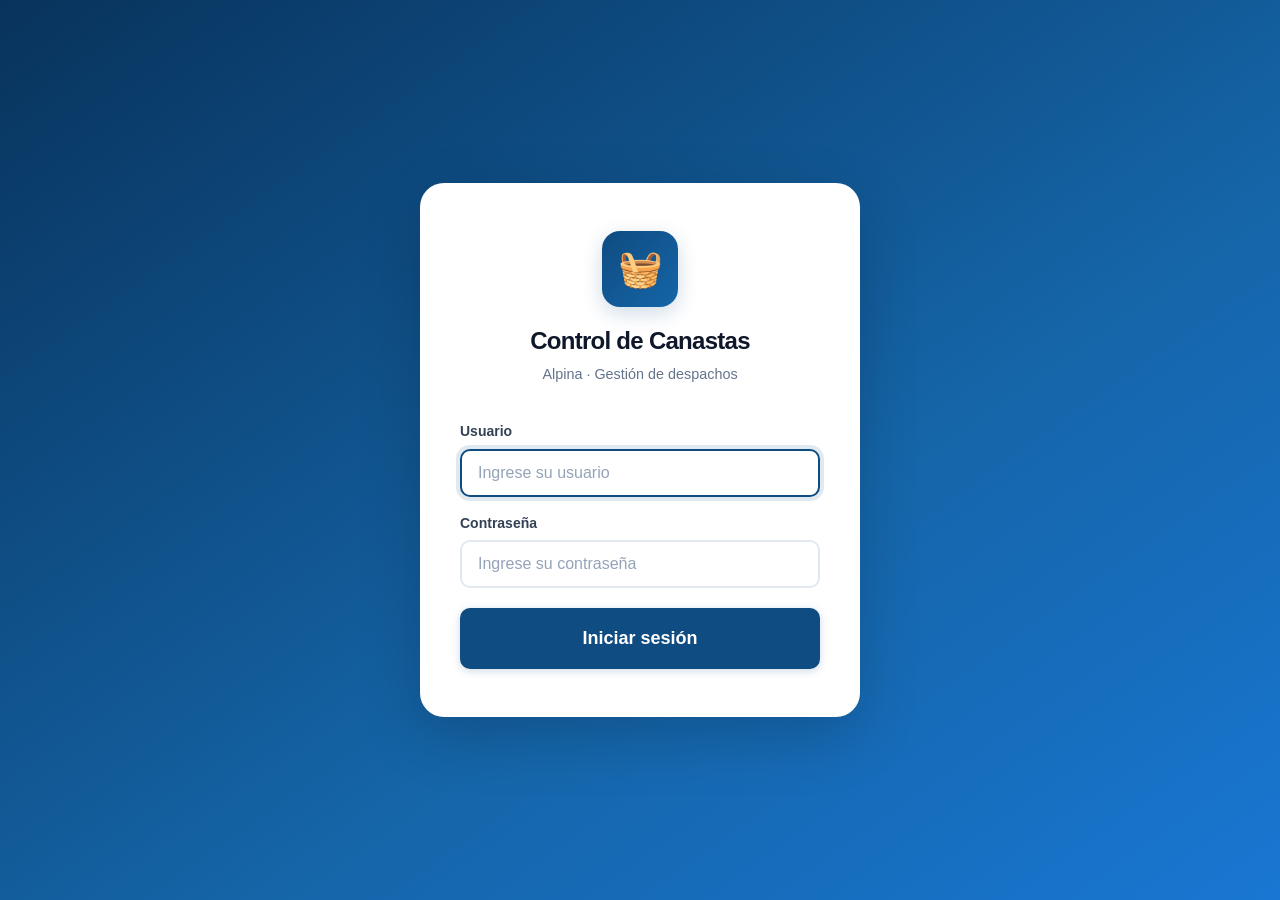
<file: canastas-app/index.html>
<!DOCTYPE html>
<html lang="es">
<head>
  <meta charset="UTF-8" />
  <meta name="viewport" content="width=device-width, initial-scale=1.0, viewport-fit=cover" />
  <meta name="theme-color" content="#0F4C81" />
  <meta name="apple-mobile-web-app-capable" content="yes" />
  <meta name="apple-mobile-web-app-status-bar-style" content="black-translucent" />
  <meta name="apple-mobile-web-app-title" content="Canastas" />
  <link rel="manifest" href="manifest.json" />
  <link rel="icon" type="image/svg+xml" href="icons/icon.svg" />
  <link rel="apple-touch-icon" href="icons/icon.svg" />
  <link rel="stylesheet" href="css/style.css" />
  <title>Control de Canastas · Alpina</title>
</head>
<body>

<!-- ═══════════════════════ LOGIN ═══════════════════════ -->
<div id="login-screen">
  <div class="login-card">
    <div class="login-logo">
      <div class="logo-mark">🧺</div>
      <h1>Control de Canastas</h1>
      <p>Alpina · Gestión de despachos</p>
    </div>
    <div id="login-error" class="login-error hidden"></div>
    <form id="login-form" novalidate>
      <div class="form-group">
        <label for="login-username">Usuario</label>
        <input id="login-username" class="form-control" type="text"
          placeholder="Ingrese su usuario" autocomplete="username"
          autocapitalize="none" required />
      </div>
      <div class="form-group" style="margin-bottom:1.25rem">
        <label for="login-password">Contraseña</label>
        <input id="login-password" class="form-control" type="password"
          placeholder="Ingrese su contraseña" autocomplete="current-password" required />
      </div>
      <button type="submit" class="btn btn-primary btn-block btn-xl">
        Iniciar sesión
      </button>
    </form>
  </div>
</div>

<!-- ═══════════════════════ APP ══════════════════════════ -->
<div id="app-screen" class="hidden">

  <!-- Topbar -->
  <header class="topbar">
    <div class="topbar-brand">
      <span class="brand-emoji">🧺</span>
      <span>Canastas</span>
    </div>
    <div class="topbar-right">
      <div class="topbar-user-pill">
        <div class="user-avatar" id="user-avatar-initial">U</div>
        <span class="user-name" id="current-user"></span>
      </div>
      <button id="logout-btn">Salir</button>
    </div>
  </header>

  <div class="app-body">

    <!-- ══════════════ SIDEBAR (tablet / desktop) ══════════════ -->
    <nav class="sidebar">

      <div class="sidebar-section">
        <div class="sidebar-label">Principal</div>
        <button class="nav-item" data-nav="dashboard">
          <span class="nav-icon">📊</span> Dashboard
        </button>
        <button class="nav-item" data-nav="viajes">
          <span class="nav-icon">🚛</span> Viajes
        </button>
        <button class="nav-item" data-nav="retornos">
          <span class="nav-icon">📥</span> Retornos
        </button>
      </div>

      <div class="nav-separator"></div>

      <div class="sidebar-section">
        <div class="sidebar-label">Personas</div>
        <button class="nav-item" data-nav="conductores">
          <span class="nav-icon">🧑‍✈️</span> Conductores
        </button>
        <button class="nav-item" data-nav="auxiliares">
          <span class="nav-icon">👷</span> Auxiliares
        </button>
      </div>

      <div class="nav-separator"></div>

      <div class="sidebar-section">
        <div class="sidebar-label">Zonas</div>
        <button class="nav-item" data-nav="zonas">
          <span class="nav-icon">📍</span> Stock por Zona
        </button>
        <button class="nav-item" data-nav="carga-excel" id="btn-nav-carga">
          <span class="nav-icon">📂</span> Cargar Excel
        </button>
      </div>

      <div class="nav-separator"></div>

      <div class="sidebar-section">
        <div class="sidebar-label">Clientes</div>
        <button class="nav-item" data-nav="clientes">
          <span class="nav-icon">🏢</span> Clientes
        </button>
      </div>

      <div class="nav-separator"></div>

      <div class="sidebar-section">
        <button class="nav-item" data-nav="configuracion">
          <span class="nav-icon">⚙️</span> Configuración
        </button>
      </div>

      <!-- Acceso rápido nuevo despacho en sidebar -->
      <div style="padding:1rem .75rem;margin-top:auto">
        <button id="btn-nuevo-viaje-sidebar" class="btn btn-primary btn-block"
          style="font-size:.875rem;min-height:50px">
          + Nuevo despacho
        </button>
      </div>

    </nav>

    <!-- ══════════════ MAIN CONTENT ══════════════ -->
    <main class="main-content">

      <!-- ─────────────── DASHBOARD ─────────────── -->
      <section id="section-dashboard" class="section">

        <div class="section-header">
          <h2 class="section-title">
            <span class="section-icon">📊</span>Dashboard
          </h2>
          <button id="btn-nuevo-viaje-dash" class="btn btn-primary btn-sm">
            + Nuevo despacho
          </button>
        </div>

        <!-- KPIs diferencia acumulada -->
        <div class="metrics-hero" id="kpi-row"></div>

        <!-- Alertas auxiliares + Viajes pendientes -->
        <div class="dash-grid-2" style="margin-bottom:1.125rem">

          <div class="alert-panel">
            <div class="alert-panel-header">
              <div class="alert-panel-title">⚠️ Auxiliares con diferencias</div>
              <span class="alert-badge zero" id="dash-alertas-count">0</span>
            </div>
            <div id="dash-alertas-aux">
              <div class="alert-empty">Cargando...</div>
            </div>
          </div>

          <div class="alert-panel">
            <div class="alert-panel-header">
              <div class="alert-panel-title">🚛 Viajes sin retorno</div>
              <span class="badge badge-orange" id="dash-abiertos-count">0</span>
            </div>
            <div style="padding:.375rem .875rem" id="dash-viajes-abiertos">
              <div class="alert-empty">Cargando...</div>
            </div>
          </div>

        </div>

        <!-- Diferencia por tipo -->
        <div class="card" style="margin-bottom:1.125rem">
          <div class="card-title">📉 Diferencia acumulada por tipo</div>
          <div class="dif-banner" id="dash-diferencia"></div>
        </div>

        <!-- Últimos despachos + Gráfico -->
        <div class="dash-grid-2">
          <div class="card">
            <div class="card-title">🕐 Últimos despachos</div>
            <div id="dash-ultimos-viajes"></div>
          </div>
          <div class="card">
            <div class="card-title">📈 Despachos vs Retornos</div>
            <div id="dash-grafico-semanal"></div>
          </div>
        </div>

      </section>

      <!-- ─────────────── VIAJES ─────────────── -->
      <section id="section-viajes" class="section">

        <div class="section-header">
          <h2 class="section-title"><span class="section-icon">🚛</span>Viajes</h2>
          <button id="btn-nuevo-viaje" class="btn btn-primary btn-sm">+ Nuevo despacho</button>
        </div>

        <!-- Filtros -->
        <div class="card" style="margin-bottom:1rem;padding:1rem 1.125rem">
          <div class="viajes-filters">
            <div class="form-group" style="margin-bottom:0">
              <label>Desde</label>
              <input id="vf-desde" class="form-control" type="date" />
            </div>
            <div class="form-group" style="margin-bottom:0">
              <label>Hasta</label>
              <input id="vf-hasta" class="form-control" type="date" />
            </div>
            <div class="form-group" style="margin-bottom:0">
              <label>Estado</label>
              <select id="vf-estado" class="form-control">
                <option value="todos">Todos</option>
                <option value="abierto">Pendiente</option>
                <option value="cerrado">Cerrado</option>
                <option value="anulado">Anulado</option>
              </select>
            </div>
            <div class="form-group" style="margin-bottom:0;position:relative">
              <label>Auxiliar (Responsable)</label>
              <input id="vf-auxiliar-txt" class="form-control" type="text"
                placeholder="🔍 Nombre o cédula..." autocomplete="off" />
              <input type="hidden" id="vf-auxiliar" />
              <div id="vf-auxiliar-list" class="inline-search-list hidden"></div>
            </div>
          </div>
          <div style="display:flex;gap:.625rem;margin-top:.875rem;flex-wrap:wrap">
            <button id="btn-vf-filtrar" class="btn btn-primary btn-sm">🔍 Filtrar</button>
            <button id="btn-vf-limpiar" class="btn btn-secondary btn-sm">✕ Limpiar</button>
            <button id="btn-vf-csv" class="btn btn-secondary btn-sm" style="margin-left:auto">⬇ Excel</button>
          </div>
        </div>

        <!-- Totales -->
        <div id="viajes-totales" class="totales-row"></div>

        <!-- Tabla -->
        <div class="table-wrapper">
          <table class="data-table viajes-table">
            <thead>
              <tr>
                <th style="min-width:130px">Viaje & Fecha</th>
                <th style="min-width:200px">Auxiliar (Responsable)</th>
                <th style="min-width:160px">Despacho</th>
                <th style="min-width:160px">Retorno</th>
                <th style="min-width:180px">Diferencia</th>
                <th style="min-width:110px">Estado</th>
                <th style="min-width:90px;text-align:center">Acciones</th>
              </tr>
            </thead>
            <tbody id="viajes-tbody">
              <tr><td colspan="7" class="text-center text-muted" style="padding:2.5rem">Cargando...</td></tr>
            </tbody>
          </table>
        </div>

      </section>

      <!-- ─────────────── RETORNOS ─────────────── -->
      <section id="section-retornos" class="section">
        <div class="section-header">
          <h2 class="section-title"><span class="section-icon">📥</span>Registrar Retorno</h2>
        </div>
        <p class="text-muted mb-2" style="font-size:.9375rem">
          Selecciona un viaje pendiente para registrar las canastas devueltas.
        </p>
        <div id="retornos-list"></div>
      </section>

      <!-- ─────────────── CONDUCTORES ─────────────── -->
      <section id="section-conductores" class="section">
        <div class="section-header">
          <h2 class="section-title"><span class="section-icon">🧑‍✈️</span>Conductores</h2>
        </div>
        <div class="form-group mb-2" style="max-width:400px">
          <input id="search-conductores-input" class="form-control" type="text"
            placeholder="🔍 Buscar por nombre o cédula..." autocomplete="off" />
        </div>
        <div id="conductores-list" class="persona-cards-grid"></div>
      </section>

      <!-- ─────────────── AUXILIARES ─────────────── -->
      <section id="section-auxiliares" class="section">
        <div class="section-header">
          <h2 class="section-title"><span class="section-icon">👷</span>Auxiliares</h2>
        </div>

        <!-- Filtros -->
        <div class="card" style="margin-bottom:1rem;padding:1rem 1.125rem">
          <div class="viajes-filters">
            <div class="form-group" style="margin-bottom:0">
              <label>Desde</label>
              <input id="af-desde" class="form-control" type="date" />
            </div>
            <div class="form-group" style="margin-bottom:0">
              <label>Hasta</label>
              <input id="af-hasta" class="form-control" type="date" />
            </div>
            <div class="form-group" style="margin-bottom:0">
              <label>Estado</label>
              <select id="af-estado" class="form-control">
                <option value="todos">Todos</option>
                <option value="ok">✅ Ok</option>
                <option value="warn">🟡 Con alerta</option>
                <option value="crit">🔴 Crítico</option>
                <option value="inactivo">⬜ Inactivo</option>
              </select>
            </div>
            <div class="form-group" style="margin-bottom:0">
              <label>Nombre o cédula</label>
              <input id="af-buscar" class="form-control" type="text"
                placeholder="🔍 Buscar..." autocomplete="off" />
            </div>
          </div>
          <div style="display:flex;gap:.625rem;margin-top:.875rem;flex-wrap:wrap">
            <button id="btn-af-filtrar" class="btn btn-primary btn-sm">🔍 Filtrar</button>
            <button id="btn-af-limpiar" class="btn btn-secondary btn-sm">✕ Limpiar</button>
          </div>
        </div>

        <div id="aux-alertas-resumen" style="margin-bottom:1rem"></div>
        <div id="auxiliares-list"
          style="display:grid;grid-template-columns:repeat(auto-fill,minmax(240px,1fr));gap:.875rem"></div>
      </section>

      <!-- ─────────────── ZONAS / STOCK DIARIO ─────────────── -->
      <section id="section-zonas" class="section">
        <div class="section-header">
          <h2 class="section-title"><span class="section-icon">📍</span>Stock por Zona</h2>
          <button class="btn btn-primary btn-sm" onclick="APP.abrirCargaExcel()">
            📂 Cargar Excel
          </button>
        </div>

        <!-- KPIs resumen -->
        <div id="zonas-resumen" style="margin-bottom:1.125rem"></div>

        <!-- Alerta si no hay stock hoy -->
        <div id="zonas-alerta-carga" class="hidden"
          style="background:var(--warning-light);border:2px solid var(--warning);border-radius:var(--radius);
                 padding:1rem 1.25rem;margin-bottom:1rem;display:flex;align-items:center;gap:.875rem">
          <span style="font-size:1.5rem">⚠️</span>
          <div>
            <div style="font-weight:800;color:var(--warning)">Sin stock cargado hoy</div>
            <div style="font-size:.875rem;color:var(--gray-600)">
              Carga el archivo Excel para habilitar el despacho por zona.
            </div>
          </div>
          <button class="btn btn-primary btn-sm" style="margin-left:auto;flex-shrink:0"
            onclick="APP.abrirCargaExcel()">Cargar ahora</button>
        </div>

        <!-- Tabla de zonas -->
        <div id="zonas-tabla"></div>
      </section>

      <!-- ─────────────── ESTADO GENERAL CLIENTES ─────────────── -->
      <section id="section-clientes-dashboard" class="section">
        <div class="section-header">
          <h2 class="section-title"><span class="section-icon">📊</span>Estado General</h2>
        </div>

        <div class="card" style="margin-bottom:1.125rem">
          <div class="card-title">🧺 Distribución del inventario</div>
          <div id="cli-estado-bar"></div>
          <div id="cli-descuadre" style="margin-top:.625rem"></div>
        </div>

        <div class="kpi-row" style="margin-bottom:1.125rem">
          <div class="kpi-card" style="border-left-color:var(--success)">
            <div class="kpi-label">En Bodega</div>
            <div class="kpi-value" id="cli-inv-bodega">—</div>
            <div class="kpi-sub">canastillas</div>
          </div>
          <div class="kpi-card" style="border-left-color:var(--brand)">
            <div class="kpi-label">En Clientes</div>
            <div class="kpi-value" id="cli-inv-clientes">—</div>
            <div class="kpi-sub">canastillas</div>
          </div>
          <div class="kpi-card" style="border-left-color:var(--warning)">
            <div class="kpi-label">En Rutas</div>
            <div class="kpi-value" id="cli-inv-rutas">—</div>
            <div class="kpi-sub">canastillas</div>
          </div>
          <div class="kpi-card" style="border-left-color:var(--danger)">
            <div class="kpi-label">Dañadas</div>
            <div class="kpi-value" id="cli-inv-danadas">—</div>
            <div class="kpi-sub">canastillas</div>
          </div>
          <div class="kpi-card" style="border-left-color:var(--gray-400)">
            <div class="kpi-label">Total Sistema</div>
            <div class="kpi-value" id="cli-inv-total">—</div>
            <div class="kpi-sub">canastillas</div>
          </div>
        </div>

        <div class="dash-grid-2" style="margin-bottom:1.125rem">
          <div class="card">
            <div class="card-title">📅 Este mes</div>
            <div style="display:grid;grid-template-columns:1fr 1fr;gap:.625rem;margin-top:.25rem">
              <div class="dif-item"><span class="dif-label">Entregas</span><span class="dif-val" id="cli-mes-entregas">—</span></div>
              <div class="dif-item"><span class="dif-label">Retornos</span><span class="dif-val" id="cli-mes-retornos">—</span></div>
              <div class="dif-item"><span class="dif-label">Bajas</span><span class="dif-val neg" id="cli-mes-bajas">—</span></div>
              <div class="dif-item"><span class="dif-label">Neto</span><span class="dif-val" id="cli-mes-neto">—</span></div>
            </div>
          </div>
          <div class="alert-panel">
            <div class="alert-panel-header">
              <div class="alert-panel-title">🚨 Alertas críticas</div>
            </div>
            <div style="padding:.375rem .875rem" id="cli-alertas"></div>
          </div>
        </div>

        <div class="card">
          <div class="card-title-row">
            <span class="card-title" style="margin-bottom:0">🏆 Top clientes por saldo</span>
            <span class="text-muted text-sm">Toca para ver kardex</span>
          </div>
          <div id="cli-top-saldos"></div>
        </div>
      </section>

      <!-- ─────────────── CLIENTES ─────────────── -->
      <section id="section-clientes" class="section">
        <div class="section-header">
          <h2 class="section-title"><span class="section-icon">🏢</span>Clientes</h2>
          <button id="btn-nuevo-cliente" class="btn btn-primary btn-sm">+ Nuevo cliente</button>
        </div>
        <div class="form-group mb-2" style="max-width:400px">
          <input id="search-clientes-input" class="form-control" type="text"
            placeholder="🔍 Buscar cliente..." autocomplete="off" />
        </div>
        <div id="clientes-kardex-list"></div>
      </section>

      <!-- ─────────────── CONFIGURACIÓN ─────────────── -->
      <section id="section-configuracion" class="section">
        <div class="section-header">
          <h2 class="section-title"><span class="section-icon">⚙️</span>Configuración</h2>
        </div>
        <div class="config-cols">
          <div class="card">
            <div class="card-title">📦 Inventario Teórico Inicial</div>
            <p class="text-muted text-sm mb-2">
              Punto de partida para calcular la diferencia acumulada.
            </p>
            <hr class="divider" />
            <form id="form-inventario-inicial" novalidate>
              <div class="form-row-3" style="display:grid;grid-template-columns:repeat(3,1fr);gap:1rem">
                <div class="form-group">
                  <label>Grandes</label>
                  <input id="inv-grandes"  class="form-control" type="number" min="0" value="0" />
                </div>
                <input id="inv-medianas" type="hidden" value="0" />
                <div class="form-group">
                  <label>Pequeñas</label>
                  <input id="inv-pequenas" class="form-control" type="number" min="0" value="0" />
                </div>
                <div class="form-group">
                  <label>Estibas</label>
                  <input id="inv-estibas"  class="form-control" type="number" min="0" value="0" />
                </div>
              </div>
              <button type="submit" class="btn btn-primary">Guardar inventario</button>
            </form>
          </div>

          <div class="danger-zone">
            <div class="danger-zone-title">⚠️ Zona de peligro</div>
            <p>Elimina todos los viajes y reinicia los contadores. Esta acción no se puede deshacer.</p>
            <button id="btn-reset-viajes" class="btn btn-danger btn-sm">🗑 Reiniciar viajes</button>
          </div>
        </div>
      </section>

    </main>
  </div>

  <!-- ══════════════ BOTTOM NAV (mobile) ══════════════ -->
  <nav class="bottom-nav">
    <button class="nav-item" data-nav="dashboard">
      <span class="nav-icon">📊</span>Inicio
    </button>
    <button class="nav-item" data-nav="viajes">
      <span class="nav-icon">🚛</span>Viajes
    </button>
    <button class="nav-item" data-nav="retornos">
      <span class="nav-icon">📥</span>Retorno
    </button>
    <button class="nav-item" data-nav="auxiliares">
      <span class="nav-icon">👷</span>Auxiliares
    </button>
    <button class="nav-item" data-nav="clientes">
      <span class="nav-icon">🏢</span>Clientes
    </button>
  </nav>

</div><!-- /#app-screen -->

<!-- ══════════════ OVERLAYS ══════════════ -->

<!-- Drawer -->
<div id="drawer-overlay" class="hidden">
  <div id="drawer-panel">
    <div class="drawer-header">
      <span class="drawer-title" id="drawer-title">—</span>
      <button class="drawer-close" id="drawer-close" aria-label="Cerrar">✕</button>
    </div>
    <div class="drawer-body" id="drawer-body"></div>
  </div>
</div>

<!-- Modal -->
<div id="modal-overlay" class="modal-overlay hidden">
  <div class="modal" role="dialog" aria-modal="true">
    <div class="modal-title" id="modal-title"></div>
    <div class="modal-body"  id="modal-body"></div>
    <div class="modal-footer">
      <button id="modal-cancel"  class="btn btn-secondary">Cancelar</button>
      <button id="modal-confirm" class="btn btn-primary">Confirmar</button>
    </div>
  </div>
</div>

<!-- Toasts -->
<div id="toast-container" aria-live="polite"></div>

<!-- Spinner -->
<div id="global-spinner" class="hidden">
  <div class="spinner-ring"></div>
</div>

<!-- Scripts -->
<script src="https://cdn.sheetjs.com/xlsx-0.20.3/package/dist/xlsx.full.min.js"></script>
<script src="js/auth.js?v=5"></script>
<script src="js/db.js?v=5"></script>
<script src="js/db-viajes.js?v=5"></script>
<script src="js/db-clientes.js?v=5"></script>
<script src="js/db-zonas.js?v=5"></script>
<script src="js/firma.js?v=5"></script>
<script src="js/export-excel.js?v=5"></script>
<script src="js/ui.js?v=5"></script>
<script src="js/ui-viajes.js?v=5"></script>
<script src="js/ui-clientes.js?v=5"></script>
<script src="js/ui-zonas.js?v=5"></script>
<script src="js/app.js?v=5"></script>

</body>
</html>
</file>
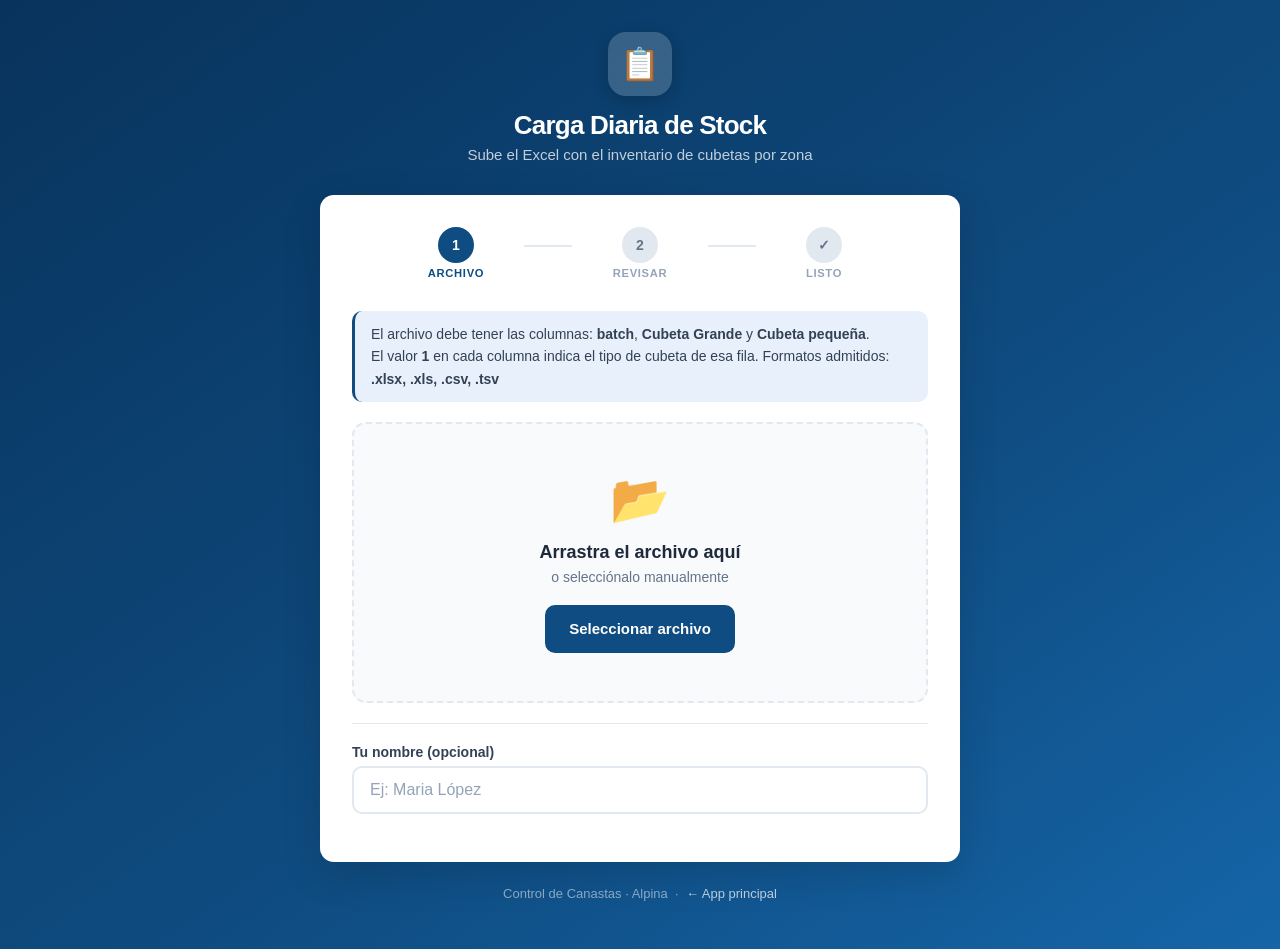
<file: canastas-app/carga.html>
<!DOCTYPE html>
<html lang="es">
<head>
  <meta charset="UTF-8" />
  <meta name="viewport" content="width=device-width, initial-scale=1.0, viewport-fit=cover" />
  <meta name="theme-color" content="#0F4C81" />
  <title>Carga Diaria · Canastas Alpina</title>
  <style>
    /* ── Reset ── */
    *, *::before, *::after { box-sizing: border-box; margin: 0; padding: 0; }

    :root {
      --brand:         #0F4C81;
      --brand-dark:    #08335C;
      --brand-light:   #E8F1FB;
      --success:       #0E9E5B;
      --success-light: #D1FAE5;
      --warning:       #C97A00;
      --warning-light: #FEF3C7;
      --danger:        #D92B2B;
      --danger-light:  #FEE2E2;
      --white:         #FFFFFF;
      --gray-50:       #F8FAFC;
      --gray-100:      #F1F5F9;
      --gray-200:      #E2E8F0;
      --gray-400:      #94A3B8;
      --gray-500:      #64748B;
      --gray-600:      #475569;
      --gray-700:      #334155;
      --gray-800:      #1E293B;
      --gray-900:      #0F172A;
      --border:        #E2E8F0;
      --radius:        14px;
      --radius-sm:     10px;
      --shadow:        0 4px 16px rgba(0,0,0,.10);
      --shadow-lg:     0 12px 40px rgba(0,0,0,.14);
    }

    html { font-size: 16px; -webkit-text-size-adjust: 100%; }
    body {
      font-family: -apple-system, BlinkMacSystemFont, 'Inter', 'Segoe UI', Roboto, sans-serif;
      background: linear-gradient(145deg, var(--brand-dark) 0%, var(--brand) 60%, #1565A8 100%);
      min-height: 100dvh;
      display: flex; flex-direction: column; align-items: center;
      padding: 2rem 1rem 3rem;
      -webkit-font-smoothing: antialiased;
    }

    /* ── Header ── */
    .page-header {
      text-align: center; color: #fff; margin-bottom: 2rem; width: 100%;
    }
    .page-header .logo {
      display: inline-flex; align-items: center; justify-content: center;
      width: 64px; height: 64px; border-radius: 18px;
      background: rgba(255,255,255,.18); font-size: 2rem;
      margin: 0 auto .875rem; box-shadow: 0 4px 16px rgba(0,0,0,.2);
    }
    .page-header h1 { font-size: 1.625rem; font-weight: 900; letter-spacing: -.03em; }
    .page-header p  { font-size: .9375rem; opacity: .75; margin-top: .3rem; }

    /* ── Card ── */
    .card {
      background: var(--white); border-radius: var(--radius);
      box-shadow: var(--shadow-lg); padding: 2rem;
      width: 100%; max-width: 640px;
    }

    /* ── Step indicator ── */
    .steps {
      display: flex; align-items: center; justify-content: center;
      gap: .5rem; margin-bottom: 2rem;
    }
    .step {
      display: flex; flex-direction: column; align-items: center; gap: .25rem;
      flex: 1; max-width: 120px;
    }
    .step-dot {
      width: 36px; height: 36px; border-radius: 50%;
      display: flex; align-items: center; justify-content: center;
      font-size: .875rem; font-weight: 800;
      background: var(--gray-200); color: var(--gray-500);
      transition: all .2s;
    }
    .step.active .step-dot   { background: var(--brand); color: #fff; }
    .step.done   .step-dot   { background: var(--success); color: #fff; }
    .step-label { font-size: .7rem; font-weight: 700; text-transform: uppercase; letter-spacing: .06em; color: var(--gray-400); text-align: center; }
    .step.active .step-label { color: var(--brand); }
    .step.done   .step-label { color: var(--success); }
    .step-line   { flex: 1; height: 2px; background: var(--gray-200); max-width: 48px; margin-bottom: 14px; }
    .step-line.done { background: var(--success); }

    /* ── Panel (uno por paso) ── */
    .panel { display: none; }
    .panel.active { display: block; animation: fadeIn .2s ease; }
    @keyframes fadeIn { from { opacity: 0; transform: translateY(8px); } to { opacity: 1; transform: none; } }

    /* ── Drop area ── */
    .drop-area {
      border: 2.5px dashed var(--border);
      border-radius: var(--radius);
      padding: 3rem 1.5rem;
      text-align: center;
      cursor: pointer;
      background: var(--gray-50);
      transition: background .15s, border-color .15s;
    }
    .drop-area.drag-over { background: var(--brand-light); border-color: var(--brand); }
    .drop-area .drop-icon { font-size: 3rem; margin-bottom: .875rem; }
    .drop-area h2  { font-size: 1.125rem; font-weight: 800; color: var(--gray-800); margin-bottom: .375rem; }
    .drop-area p   { font-size: .875rem; color: var(--gray-500); margin-bottom: 1.25rem; }

    /* ── Buttons ── */
    .btn {
      display: inline-flex; align-items: center; justify-content: center; gap: .4rem;
      padding: .625rem 1.375rem; min-height: 48px;
      border: 2px solid transparent; border-radius: var(--radius-sm);
      font-size: .9375rem; font-weight: 700; cursor: pointer;
      font-family: inherit; white-space: nowrap;
      transition: background .15s, transform .08s;
    }
    .btn:active   { transform: scale(.97); }
    .btn:disabled { opacity: .45; pointer-events: none; }
    .btn-primary  { background: var(--brand); color: #fff; border-color: var(--brand); }
    .btn-primary:hover { background: var(--brand-dark); }
    .btn-success  { background: var(--success); color: #fff; border-color: var(--success); }
    .btn-secondary { background: var(--white); color: var(--gray-700); border-color: var(--border); box-shadow: 0 1px 3px rgba(0,0,0,.06); }
    .btn-secondary:hover { background: var(--gray-50); }
    .btn-block { width: 100%; }
    .btn-lg    { padding: .875rem 2rem; font-size: 1.0625rem; min-height: 56px; }
    .btn-sm    { padding: .375rem .875rem; font-size: .8125rem; min-height: 38px; }

    /* ── Form elements ── */
    .form-group { display: flex; flex-direction: column; gap: .375rem; margin-bottom: 1rem; }
    .form-group label { font-size: .875rem; font-weight: 700; color: var(--gray-700); }
    .form-control {
      width: 100%; padding: .75rem 1rem;
      border: 2px solid var(--border); border-radius: var(--radius-sm);
      font-size: 1rem; color: var(--gray-800); background: var(--white);
      min-height: 48px; transition: border-color .15s, box-shadow .15s;
      font-family: inherit;
    }
    .form-control:focus { outline: none; border-color: var(--brand); box-shadow: 0 0 0 4px rgba(15,76,129,.12); }
    .form-control::placeholder { color: var(--gray-400); }

    /* ── KPI grid ── */
    .kpi-grid {
      display: grid; grid-template-columns: repeat(2, 1fr); gap: .75rem; margin-bottom: 1.25rem;
    }
    @media (min-width: 460px) { .kpi-grid { grid-template-columns: repeat(4, 1fr); } }
    .kpi-box {
      background: var(--gray-50); border: 1.5px solid var(--border);
      border-radius: var(--radius-sm); padding: .875rem .75rem; text-align: center;
      border-top: 3px solid var(--kc, var(--gray-300));
    }
    .kpi-label { font-size: .68rem; font-weight: 800; text-transform: uppercase; letter-spacing: .07em; color: var(--gray-500); margin-bottom: .3rem; }
    .kpi-value { font-size: 1.875rem; font-weight: 900; color: var(--gray-900); letter-spacing: -.04em; line-height: 1; }

    /* ── Table ── */
    .table-wrap { overflow-x: auto; border-radius: var(--radius-sm); border: 1.5px solid var(--border); margin-bottom: 1.25rem; max-height: 320px; overflow-y: auto; }
    table { width: 100%; border-collapse: collapse; background: var(--white); font-size: .8125rem; }
    thead th {
      background: var(--gray-50); color: var(--gray-500);
      font-size: .7rem; font-weight: 800; text-transform: uppercase; letter-spacing: .06em;
      padding: .625rem .875rem; text-align: left; border-bottom: 2px solid var(--border);
      position: sticky; top: 0; white-space: nowrap;
    }
    thead th.num { text-align: center; }
    tbody td { padding: .5625rem .875rem; border-bottom: 1px solid var(--gray-100); color: var(--gray-700); vertical-align: middle; }
    tbody tr:last-child td { border-bottom: none; }
    tbody tr:hover td { background: var(--gray-50); }
    .td-num { text-align: center; font-weight: 700; }
    .td-mono { font-family: monospace; font-weight: 700; }

    /* ── Badge ── */
    .badge { display: inline-flex; align-items: center; gap: .2rem; padding: .2em .65em; border-radius: 9999px; font-size: .72rem; font-weight: 700; }
    .badge-green  { background: var(--success-light); color: #166534; }
    .badge-orange { background: var(--warning-light); color: #92400E; }
    .badge-red    { background: var(--danger-light);  color: #991B1B; }
    .badge-gray   { background: var(--gray-200);      color: var(--gray-600); }

    /* ── Info box ── */
    .info-box {
      background: var(--brand-light); border-left: 3px solid var(--brand);
      border-radius: var(--radius-sm); padding: .75rem 1rem;
      font-size: .875rem; color: var(--gray-700); line-height: 1.6; margin-bottom: 1.25rem;
    }

    /* ── Alert ── */
    .alert { border-radius: var(--radius-sm); padding: .875rem 1rem; font-size: .9rem; margin-bottom: 1rem; font-weight: 600; display: flex; align-items: center; gap: .625rem; }
    .alert-success { background: var(--success-light); color: #166534; border: 1.5px solid #BBF7D0; }
    .alert-error   { background: var(--danger-light);  color: #991B1B; border: 1.5px solid #FECACA; }
    .alert-warn    { background: var(--warning-light); color: #92400E; border: 1.5px solid #FDE68A; }

    /* ── Success screen ── */
    .success-screen { text-align: center; padding: 1rem 0 .5rem; }
    .success-screen .big-icon { font-size: 4rem; margin-bottom: 1rem; }
    .success-screen h2 { font-size: 1.5rem; font-weight: 900; color: var(--gray-900); letter-spacing: -.03em; margin-bottom: .5rem; }
    .success-screen p  { font-size: .9375rem; color: var(--gray-600); margin-bottom: 1.5rem; line-height: 1.6; }

    /* ── Spinner ── */
    #spinner {
      position: fixed; inset: 0; z-index: 999;
      background: rgba(248,250,252,.85);
      display: flex; align-items: center; justify-content: center;
    }
    #spinner.hidden { display: none; }
    .spin-ring {
      width: 48px; height: 48px;
      border: 4px solid var(--gray-200); border-top-color: var(--brand);
      border-radius: 50%; animation: spin .7s linear infinite;
    }
    @keyframes spin { to { transform: rotate(360deg); } }

    /* ── Footer ── */
    .page-footer {
      color: rgba(255,255,255,.5); font-size: .8125rem; margin-top: 1.5rem; text-align: center;
    }
    .page-footer a { color: rgba(255,255,255,.7); text-decoration: none; }
    .page-footer a:hover { color: #fff; }

    hr.div { border: none; border-top: 1.5px solid var(--border); margin: 1.25rem 0; }
  </style>
</head>
<body>

  <!-- Header -->
  <div class="page-header">
    <div class="logo">📋</div>
    <h1>Carga Diaria de Stock</h1>
    <p>Sube el Excel con el inventario de cubetas por zona</p>
  </div>

  <!-- Card principal -->
  <div class="card">

    <!-- Steps -->
    <div class="steps" id="steps">
      <div class="step active" id="step-1">
        <div class="step-dot">1</div>
        <div class="step-label">Archivo</div>
      </div>
      <div class="step-line" id="line-1-2"></div>
      <div class="step" id="step-2">
        <div class="step-dot">2</div>
        <div class="step-label">Revisar</div>
      </div>
      <div class="step-line" id="line-2-3"></div>
      <div class="step" id="step-3">
        <div class="step-dot">✓</div>
        <div class="step-label">Listo</div>
      </div>
    </div>

    <!-- PANEL 1: seleccionar archivo -->
    <div class="panel active" id="panel-1">
      <div class="info-box">
        El archivo debe tener las columnas: <strong>batch</strong>, <strong>Cubeta Grande</strong>
        y <strong>Cubeta pequeña</strong>.<br>
        El valor <strong>1</strong> en cada columna indica el tipo de cubeta de esa fila.
        Formatos admitidos: <strong>.xlsx, .xls, .csv, .tsv</strong>
      </div>

      <div class="drop-area" id="drop-area">
        <div class="drop-icon">📂</div>
        <h2>Arrastra el archivo aquí</h2>
        <p>o selecciónalo manualmente</p>
        <label class="btn btn-primary" style="cursor:pointer">
          Seleccionar archivo
          <input type="file" id="file-input" accept=".xlsx,.xls,.csv,.tsv" style="display:none" />
        </label>
      </div>

      <div id="file-error" style="display:none;margin-top:1rem"></div>

      <hr class="div" />

      <div class="form-group">
        <label for="cargado-por">Tu nombre (opcional)</label>
        <input id="cargado-por" class="form-control" type="text" placeholder="Ej: Maria López" autocomplete="name" />
      </div>
    </div>

    <!-- PANEL 2: previsualización -->
    <div class="panel" id="panel-2">
      <div id="preview-filename" style="font-size:.875rem;color:var(--gray-500);margin-bottom:1rem;display:flex;align-items:center;gap:.5rem">
        <span>📄</span><span id="p2-filename"></span>
      </div>

      <div class="kpi-grid" id="preview-kpis"></div>

      <div class="table-wrap" id="preview-table-wrap"></div>

      <div id="preview-warn" style="display:none" class="alert alert-warn"></div>

      <div style="display:flex;gap:.75rem;flex-wrap:wrap">
        <button class="btn btn-secondary" id="btn-volver">← Volver</button>
        <button class="btn btn-success btn-lg" id="btn-confirmar" style="flex:1">
          ✓ Confirmar y cargar
        </button>
      </div>
    </div>

    <!-- PANEL 3: éxito -->
    <div class="panel" id="panel-3">
      <div class="success-screen">
        <div class="big-icon">✅</div>
        <h2>Stock cargado correctamente</h2>
        <p id="success-msg">Las cubetas han sido registradas para hoy.</p>
        <div class="kpi-grid" id="success-kpis" style="max-width:400px;margin:0 auto 1.5rem"></div>
        <button class="btn btn-primary btn-lg btn-block" id="btn-nueva-carga">
          + Cargar otro archivo
        </button>
        <div style="margin-top:.875rem">
          <a href="index.html" class="btn btn-secondary btn-block">← Volver a la app principal</a>
        </div>
      </div>
    </div>

  </div>

  <div class="page-footer">
    Control de Canastas · Alpina &nbsp;·&nbsp;
    <a href="index.html">← App principal</a>
  </div>

  <!-- Spinner -->
  <div id="spinner" class="hidden"><div class="spin-ring"></div></div>

  <!-- Scripts: solo lo necesario -->
  <script src="https://cdn.sheetjs.com/xlsx-0.20.3/package/dist/xlsx.full.min.js"></script>
  <script src="js/db-zonas.js"></script>
  <script>
  (() => {
    // ── Estado ──
    let parsedRows = [];
    let fileName   = '';

    // ── Helpers UI ──
    const $ = id => document.getElementById(id);
    const spin = show => $('spinner').classList.toggle('hidden', !show);

    function setStep(n) {
      [1, 2, 3].forEach(i => {
        $(`step-${i}`).className = 'step' + (i < n ? ' done' : i === n ? ' active' : '');
      });
      ['1-2', '2-3'].forEach(pair => {
        const [a] = pair.split('-').map(Number);
        $(`line-${pair}`).className = 'step-line' + (a < n ? ' done' : '');
      });
      [1, 2, 3].forEach(i => {
        $(`panel-${i}`).className = 'panel' + (i === n ? ' active' : '');
      });
    }

    function showError(msg) {
      const el = $('file-error');
      el.innerHTML = `<div class="alert alert-error">⚠️ ${escHtml(msg)}</div>`;
      el.style.display = 'block';
    }

    function clearError() {
      $('file-error').style.display = 'none';
      $('file-error').innerHTML = '';
    }

    function escHtml(s) {
      return String(s || '')
        .replace(/&/g,'&amp;').replace(/</g,'&lt;').replace(/>/g,'&gt;')
        .replace(/"/g,'&quot;').replace(/'/g,'&#39;');
    }

    // ── Drag & Drop ──
    const dropArea = $('drop-area');

    dropArea.addEventListener('dragover', e => {
      e.preventDefault();
      dropArea.classList.add('drag-over');
    });
    dropArea.addEventListener('dragleave', () => dropArea.classList.remove('drag-over'));
    dropArea.addEventListener('drop', async e => {
      e.preventDefault();
      dropArea.classList.remove('drag-over');
      const file = e.dataTransfer?.files?.[0];
      if (file) await handleFile(file);
    });

    $('file-input').addEventListener('change', async e => {
      const file = e.target.files?.[0];
      if (file) await handleFile(file);
      e.target.value = ''; // reset para permitir resubir mismo archivo
    });

    // ── Procesar archivo ──
    async function handleFile(file) {
      clearError();
      spin(true);
      try {
        const rows = await DB_ZONAS.parsearArchivoExcel(file);
        if (!rows || rows.length === 0) throw new Error('El archivo no contiene datos válidos');
        parsedRows = rows;
        fileName   = file.name;
        renderPreview(rows, file.name);
        setStep(2);
      } catch (err) {
        showError(err.message);
      }
      spin(false);
    }

    // ── Previsualización ──
    function renderPreview(rows, fname) {
      $('p2-filename').textContent = fname;

      const totG = rows.reduce((s, r) => s + (r.grandes  || 0), 0);
      const totP = rows.reduce((s, r) => s + (r.pequenas || 0), 0);
      const totT = totG + totP;

      $('preview-kpis').innerHTML = `
        <div class="kpi-box" style="--kc:#94A3B8">
          <div class="kpi-label">Zonas</div>
          <div class="kpi-value">${rows.length}</div>
        </div>
        <div class="kpi-box" style="--kc:#0F4C81">
          <div class="kpi-label">Grandes</div>
          <div class="kpi-value">${totG}</div>
        </div>
        <div class="kpi-box" style="--kc:#0E9E5B">
          <div class="kpi-label">Pequeñas</div>
          <div class="kpi-value">${totP}</div>
        </div>`;

      // Detectar zonas sin cubetas
      const sinStock = rows.filter(r => (r.grandes||0)+(r.medianas||0)+(r.pequenas||0) === 0);
      const warnEl = $('preview-warn');
      if (sinStock.length > 0) {
        warnEl.textContent = `⚠️ ${sinStock.length} zona${sinStock.length > 1 ? 's' : ''} sin cubetas: ${sinStock.map(r => r.batch).join(', ')}`;
        warnEl.style.display = 'flex';
      } else {
        warnEl.style.display = 'none';
      }

      // Tabla
      $('preview-table-wrap').innerHTML = `
        <table>
          <thead>
            <tr>
              <th>Zona (batch)</th>
              <th class="num">Grandes</th>
              <th class="num">Pequeñas</th>
              <th class="num">Total</th>
              <th>Estado</th>
            </tr>
          </thead>
          <tbody>
            ${rows.map(r => {
              const tot = (r.grandes||0)+(r.pequenas||0);
              const badge = tot === 0
                ? '<span class="badge badge-gray">Sin stock</span>'
                : tot <= 5
                  ? '<span class="badge badge-orange">Bajo</span>'
                  : '<span class="badge badge-green">OK</span>';
              return `<tr>
                <td class="td-mono">${escHtml(r.batch)}</td>
                <td class="td-num">${r.grandes  || 0}</td>
                <td class="td-num">${r.pequenas || 0}</td>
                <td class="td-num"><strong>${tot}</strong></td>
                <td>${badge}</td>
              </tr>`;
            }).join('')}
          </tbody>
        </table>`;
    }

    // ── Volver ──
    $('btn-volver').addEventListener('click', () => {
      parsedRows = [];
      clearError();
      setStep(1);
    });

    // ── Confirmar carga ──
    $('btn-confirmar').addEventListener('click', async () => {
      if (!parsedRows.length) return;
      spin(true);
      $('btn-confirmar').disabled = true;
      try {
        const quien  = $('cargado-por').value.trim() || 'carga-externa';
        const resumen = await DB_ZONAS.cargarStockDiario(parsedRows, quien);

        // Pantalla de éxito
        $('success-msg').textContent =
          `Carga exitosa del ${new Date().toLocaleDateString('es-CO', { weekday:'long', day:'numeric', month:'long' })}.`;

        $('success-kpis').innerHTML = `
          <div class="kpi-box" style="--kc:#94A3B8">
            <div class="kpi-label">Zonas</div>
            <div class="kpi-value">${resumen.zonas}</div>
          </div>
          <div class="kpi-box" style="--kc:#0F4C81">
            <div class="kpi-label">Grandes</div>
            <div class="kpi-value">${resumen.grandes}</div>
          </div>
          <div class="kpi-box" style="--kc:#0E9E5B">
            <div class="kpi-label">Pequeñas</div>
            <div class="kpi-value">${resumen.pequenas}</div>
          </div>`;

        setStep(3);
      } catch (err) {
        alert('Error al cargar: ' + err.message);
        $('btn-confirmar').disabled = false;
      }
      spin(false);
    });

    // ── Nueva carga ──
    $('btn-nueva-carga').addEventListener('click', () => {
      parsedRows = [];
      fileName   = '';
      clearError();
      $('cargado-por').value = '';
      $('btn-confirmar').disabled = false;
      setStep(1);
    });

  })();
  </script>

</body>
</html>
</file>
<file: canastas-app/css/style.css>
/* ═══════════════════════════════════════════════════════════════════════════
   Control de Canastas · Alpina — Tablet-First Design System v4
   ═══════════════════════════════════════════════════════════════════════════ */

/* ─── Reset ─────────────────────────────────────────────────────────────── */
*, *::before, *::after { box-sizing: border-box; margin: 0; padding: 0; }

/* ─── Tokens ─────────────────────────────────────────────────────────────── */
:root {
  --brand:         #0F4C81;
  --brand-dark:    #08335C;
  --brand-mid:     #1565A8;
  --brand-light:   #E8F1FB;
  --brand-glow:    rgba(15,76,129,.2);

  --success:       #0E9E5B;
  --success-light: #D1FAE5;
  --warning:       #C97A00;
  --warning-light: #FEF3C7;
  --danger:        #D92B2B;
  --danger-light:  #FEE2E2;

  --white:         #FFFFFF;
  --gray-50:       #F8FAFC;
  --gray-100:      #F1F5F9;
  --gray-200:      #E2E8F0;
  --gray-300:      #CBD5E1;
  --gray-400:      #94A3B8;
  --gray-500:      #64748B;
  --gray-600:      #475569;
  --gray-700:      #334155;
  --gray-800:      #1E293B;
  --gray-900:      #0F172A;

  --surface:       #FFFFFF;
  --border:        #E2E8F0;
  --border-strong: #CBD5E1;

  --shadow-xs: 0 1px 3px rgba(0,0,0,.06);
  --shadow-sm: 0 2px 6px rgba(0,0,0,.08);
  --shadow:    0 4px 16px rgba(0,0,0,.10);
  --shadow-md: 0 6px 24px rgba(0,0,0,.12);
  --shadow-lg: 0 12px 40px rgba(0,0,0,.14);
  --shadow-xl: 0 20px 60px rgba(0,0,0,.18);

  --font: -apple-system, BlinkMacSystemFont, 'Inter', 'Segoe UI', Roboto, sans-serif;

  --radius-xs:   4px;
  --radius-sm:   10px;
  --radius:      14px;
  --radius-lg:   18px;
  --radius-xl:   24px;
  --radius-full: 9999px;

  /* Layout */
  --topbar-h:    64px;
  --sidebar-w:   220px;
  --bottomnav-h: 68px;

  /* Touch */
  --touch-min:   48px;
  --transition:  0.16s ease;
}

/* ─── Base ───────────────────────────────────────────────────────────────── */
html {
  font-size: 16px;
  /* On tablets use slightly bigger base */
  -webkit-text-size-adjust: 100%;
  scroll-behavior: smooth;
}
@media (min-width: 768px) { html { font-size: 16px; } }

body {
  font-family: var(--font);
  background: #EEF2F7;
  color: var(--gray-800);
  line-height: 1.5;
  min-height: 100dvh;
  -webkit-font-smoothing: antialiased;
  -webkit-tap-highlight-color: transparent;
}

img { max-width: 100%; display: block; }
button { cursor: pointer; font-family: inherit; line-height: 1.4; touch-action: manipulation; }
input, select, textarea { font-family: inherit; touch-action: manipulation; }

/* ─── Utilities ──────────────────────────────────────────────────────────── */
.hidden { display: none !important; }
.text-muted  { color: var(--gray-500); }
.text-xs     { font-size: .75rem; }
.text-sm     { font-size: .875rem; }
.text-center { text-align: center; }
.fw-600      { font-weight: 600; }
.fw-700      { font-weight: 700; }
.mt-1        { margin-top: .5rem; }
.mt-2        { margin-top: 1rem; }
.mb-1        { margin-bottom: .5rem; }
.mb-2        { margin-bottom: 1rem; }
.neg { color: var(--danger)  !important; font-weight: 700; }
.pos { color: var(--success) !important; font-weight: 700; }

/* ─── Buttons ────────────────────────────────────────────────────────────── */
.btn {
  display: inline-flex; align-items: center; justify-content: center; gap: .4rem;
  padding: .6rem 1.4rem;
  min-height: var(--touch-min);
  border: 2px solid transparent;
  border-radius: var(--radius-sm);
  font-size: .9375rem; font-weight: 700;
  transition: background var(--transition), box-shadow var(--transition),
              transform .08s, opacity var(--transition);
  white-space: nowrap; user-select: none;
}
.btn:active { transform: scale(.96); }
.btn:disabled { opacity: .45; pointer-events: none; }

.btn-primary  { background: var(--brand); color: #fff; border-color: var(--brand); box-shadow: 0 2px 8px var(--brand-glow); }
.btn-primary:hover  { background: var(--brand-dark); }

.btn-success  { background: var(--success); color: #fff; border-color: var(--success); }
.btn-success:hover  { opacity: .88; }

.btn-danger   { background: var(--danger); color: #fff; border-color: var(--danger); }
.btn-danger:hover   { opacity: .88; }

.btn-warning  { background: #D97706; color: #fff; border-color: #D97706; }
.btn-warning:hover  { background: #B45309; }

.btn-secondary { background: var(--white); color: var(--gray-700); border-color: var(--border-strong); box-shadow: var(--shadow-xs); }
.btn-secondary:hover { background: var(--gray-50); }

.btn-ghost  { background: transparent; color: var(--gray-600); border-color: transparent; }
.btn-ghost:hover { background: var(--gray-100); }

.btn-outline { background: transparent; color: var(--brand); border-color: var(--brand); }
.btn-outline:hover { background: var(--brand-light); }

/* Sizes */
.btn-xs  { padding: .3rem .7rem;  font-size: .78rem;  min-height: 36px; border-width: 1.5px; }
.btn-sm  { padding: .45rem .9rem; font-size: .875rem; min-height: 40px; }
.btn-lg  { padding: .8rem 2rem;   font-size: 1.0625rem; min-height: 54px; }
.btn-xl  { padding: 1rem 2.25rem; font-size: 1.125rem; min-height: 58px; font-weight: 800; }
.btn-block { width: 100%; }

/* ─── Badges ─────────────────────────────────────────────────────────────── */
.badge {
  display: inline-flex; align-items: center; gap: .25rem;
  padding: .25em .7em;
  border-radius: var(--radius-full);
  font-size: .75rem; font-weight: 700; white-space: nowrap;
}
.badge-blue   { background: var(--brand-light);   color: var(--brand); }
.badge-green  { background: var(--success-light); color: #166534; }
.badge-orange { background: var(--warning-light); color: #92400E; }
.badge-red    { background: var(--danger-light);  color: #991B1B; }
.badge-gray   { background: var(--gray-200);      color: var(--gray-600); }

/* ─── Forms ──────────────────────────────────────────────────────────────── */
.form-group {
  display: flex; flex-direction: column; gap: .4rem;
  margin-bottom: 1rem;
}
.form-group label {
  font-size: .875rem; font-weight: 700; color: var(--gray-700);
}
.form-control {
  width: 100%;
  padding: .75rem 1rem;
  border: 2px solid var(--border);
  border-radius: var(--radius-sm);
  font-size: 1rem; color: var(--gray-800);
  background: var(--white);
  min-height: var(--touch-min);
  transition: border-color var(--transition), box-shadow var(--transition);
}
.form-control:focus {
  outline: none;
  border-color: var(--brand);
  box-shadow: 0 0 0 4px rgba(15,76,129,.12);
}
.form-control::placeholder { color: var(--gray-400); }
select.form-control { cursor: pointer; appearance: none; background-image: url("data:image/svg+xml,%3Csvg xmlns='http://www.w3.org/2000/svg' width='12' height='8' viewBox='0 0 12 8'%3E%3Cpath fill='%2364748B' d='M1 1l5 5 5-5'/%3E%3C/svg%3E"); background-repeat: no-repeat; background-position: right 1rem center; padding-right: 2.5rem; }
textarea.form-control { resize: vertical; min-height: 80px; }

.form-row   { display: grid; grid-template-columns: 1fr 1fr; gap: 1rem; }
.form-row-4 { display: grid; grid-template-columns: repeat(4, 1fr); gap: .75rem; }
@media (max-width: 520px) {
  .form-row   { grid-template-columns: 1fr; }
  .form-row-4 { grid-template-columns: 1fr 1fr; }
}

.form-section-label {
  font-size: .75rem; font-weight: 800; text-transform: uppercase;
  letter-spacing: .08em; color: var(--gray-500); margin-bottom: .75rem;
}
.field-info {
  font-size: .875rem; padding: .625rem 1rem;
  background: var(--brand-light); color: var(--brand-dark);
  border-radius: var(--radius-sm); border-left: 3px solid var(--brand);
}
hr.divider { border: none; border-top: 2px solid var(--border); margin: 1.25rem 0; }

/* ─── Inline search / autocomplete ──────────────────────────────────────── */
.inline-search-list {
  position: absolute; top: calc(100% + 6px); left: 0; right: 0;
  background: var(--white); border: 2px solid var(--brand);
  border-radius: var(--radius-sm); box-shadow: var(--shadow-md);
  z-index: 500; max-height: 260px; overflow-y: auto;
}
.isl-item {
  display: flex; justify-content: space-between; align-items: center;
  padding: .75rem 1rem; cursor: pointer; gap: .5rem;
  border-bottom: 1px solid var(--gray-100);
  min-height: var(--touch-min);
  transition: background var(--transition);
}
.isl-item:last-child { border-bottom: none; }
.isl-item:hover, .isl-item:active { background: var(--brand-light); }
.isl-label { font-weight: 700; font-size: .9375rem; color: var(--gray-800); }
.isl-sub   { font-size: .78rem; color: var(--gray-500); background: var(--gray-100); padding: 2px 7px; border-radius: 5px; }
.isl-empty { padding: 1rem; color: var(--gray-400); font-size: .9rem; text-align: center; }

/* ─── Cards ──────────────────────────────────────────────────────────────── */
.card {
  background: var(--surface);
  border-radius: var(--radius);
  box-shadow: var(--shadow-sm);
  border: 1px solid var(--border);
  padding: 1.375rem;
}
.card-title {
  font-size: 1rem; font-weight: 800;
  color: var(--gray-700); margin-bottom: 1rem;
  display: flex; align-items: center; gap: .4rem;
}
.card-title-row {
  display: flex; align-items: center; justify-content: space-between;
  margin-bottom: 1rem; gap: .5rem; flex-wrap: wrap;
}

/* ─── LOGIN ──────────────────────────────────────────────────────────────── */
#login-screen {
  min-height: 100dvh; display: flex; align-items: center; justify-content: center;
  background: linear-gradient(145deg, var(--brand-dark) 0%, var(--brand-mid) 60%, #1976D2 100%);
  padding: 1.5rem;
}
.login-card {
  width: 100%; max-width: 440px;
  background: var(--white); border-radius: var(--radius-xl);
  box-shadow: var(--shadow-xl); padding: 3rem 2.5rem;
  animation: slideUp .3s ease;
}
.login-logo { text-align: center; margin-bottom: 2.25rem; }
.login-logo .logo-mark {
  display: inline-flex; align-items: center; justify-content: center;
  width: 76px; height: 76px; border-radius: var(--radius-lg);
  background: linear-gradient(135deg, var(--brand) 0%, var(--brand-mid) 100%);
  font-size: 2.25rem; margin: 0 auto 1rem; box-shadow: 0 6px 20px var(--brand-glow);
}
.login-logo h1 { font-size: 1.5rem; font-weight: 800; color: var(--gray-900); letter-spacing: -.03em; }
.login-logo p  { font-size: .9rem; color: var(--gray-500); margin-top: .3rem; }
.login-error {
  background: var(--danger-light); color: #991B1B;
  border-radius: var(--radius-sm); padding: .75rem 1rem;
  font-size: .9rem; margin-bottom: 1.125rem;
  border-left: 3px solid var(--danger);
}

/* ─── App shell ──────────────────────────────────────────────────────────── */
#app-screen { min-height: 100dvh; display: flex; flex-direction: column; }

/* Topbar */
.topbar {
  position: sticky; top: 0; z-index: 300;
  height: var(--topbar-h);
  background: var(--brand);
  display: flex; align-items: center; justify-content: space-between;
  padding: 0 1.25rem;
  box-shadow: 0 2px 12px rgba(15,76,129,.35);
  flex-shrink: 0;
}
.topbar-brand {
  display: flex; align-items: center; gap: .75rem;
  font-size: 1.125rem; font-weight: 800; color: #fff; letter-spacing: -.02em;
}
.topbar-brand .brand-emoji { font-size: 1.5rem; }
.topbar-right { display: flex; align-items: center; gap: .75rem; }
.topbar-user-pill {
  display: flex; align-items: center; gap: .5rem;
  background: rgba(255,255,255,.15); border-radius: var(--radius-full);
  padding: .3rem 1rem .3rem .4rem;
}
.user-avatar {
  width: 30px; height: 30px; border-radius: 50%;
  background: rgba(255,255,255,.25);
  display: flex; align-items: center; justify-content: center;
  font-size: .8rem; font-weight: 800; color: #fff;
}
.user-name { font-size: .875rem; font-weight: 700; color: #fff; }
#logout-btn {
  background: rgba(255,255,255,.12); color: #fff;
  border: 2px solid rgba(255,255,255,.25);
  padding: .35rem .9rem; border-radius: var(--radius-sm);
  font-size: .875rem; font-weight: 700; min-height: 40px;
  transition: background var(--transition);
}
#logout-btn:hover { background: rgba(255,255,255,.25); }

/* ─── Body layout ────────────────────────────────────────────────────────── */
.app-body {
  flex: 1; display: flex;
  padding-bottom: var(--bottomnav-h); /* mobile: room for bottom nav */
  min-height: 0;
}
.main-content {
  flex: 1; overflow-y: auto;
  padding: 1.25rem 1rem 1.5rem;
  min-width: 0;
}

/* ─── BOTTOM NAV (mobile < 768px) ────────────────────────────────────────── */
.bottom-nav {
  position: fixed; bottom: 0; left: 0; right: 0; z-index: 200;
  height: var(--bottomnav-h);
  background: var(--white);
  border-top: 1.5px solid var(--border);
  display: flex; align-items: stretch;
  box-shadow: 0 -3px 20px rgba(0,0,0,.09);
}
.bottom-nav .nav-item {
  flex: 1; display: flex; flex-direction: column;
  align-items: center; justify-content: center;
  gap: .2rem; padding: .25rem .125rem;
  background: none; border: none; color: var(--gray-400);
  font-size: .65rem; font-weight: 700; letter-spacing: .01em;
  transition: color var(--transition);
  border-top: 3px solid transparent;
}
.bottom-nav .nav-item .nav-icon { font-size: 1.4rem; line-height: 1; }
.bottom-nav .nav-item.active { color: var(--brand); border-top-color: var(--brand); }

/* ─── SIDEBAR (≥ 768px — tablet & desktop) ───────────────────────────────── */
.sidebar { display: none; }

@media (min-width: 768px) {
  .app-body { padding-bottom: 0; }
  .bottom-nav { display: none; }

  .sidebar {
    display: flex !important;
    flex-direction: column;
    width: var(--sidebar-w);
    background: var(--white);
    border-right: 1.5px solid var(--border);
    padding: 1rem 0 2rem;
    position: sticky; top: var(--topbar-h);
    height: calc(100dvh - var(--topbar-h));
    overflow-y: auto;
    flex-shrink: 0;
    box-shadow: 2px 0 8px rgba(0,0,0,.04);
  }

  .sidebar-section { padding: 0 .75rem; }

  .sidebar-label {
    font-size: .65rem; font-weight: 800; text-transform: uppercase;
    letter-spacing: .1em; color: var(--gray-400);
    padding: .875rem .875rem .3rem;
    display: block;
  }

  /* NAV ITEMS — big touch targets */
  .sidebar .nav-item {
    display: flex; align-items: center; gap: .75rem;
    padding: .75rem .875rem;
    margin: .15rem 0;
    border-radius: var(--radius-sm);
    background: none; border: none; color: var(--gray-600);
    font-size: .9375rem; font-weight: 600; text-align: left;
    width: 100%; min-height: var(--touch-min);
    transition: background var(--transition), color var(--transition);
    cursor: pointer;
  }
  .sidebar .nav-item .nav-icon { font-size: 1.25rem; flex-shrink: 0; }
  .sidebar .nav-item:hover  { background: var(--gray-100); color: var(--gray-900); }
  .sidebar .nav-item.active {
    background: var(--brand-light); color: var(--brand);
    font-weight: 800;
    box-shadow: inset 3px 0 0 var(--brand);
  }

  .nav-separator { height: 1.5px; background: var(--border); margin: .5rem .875rem; }

  .main-content { padding: 1.75rem 1.75rem 2rem; }
}

/* Wider sidebar on large tablets / desktop */
@media (min-width: 1024px) {
  :root { --sidebar-w: 240px; }
  .main-content { padding: 2rem 2.25rem; }
}

/* ─── Sections ───────────────────────────────────────────────────────────── */
.section { display: none; }
.section.active { display: block; animation: fadeSlideIn .18s ease; }

@keyframes fadeSlideIn {
  from { opacity: 0; transform: translateY(6px); }
  to   { opacity: 1; transform: translateY(0); }
}

.section-header {
  display: flex; align-items: center; justify-content: space-between;
  margin-bottom: 1.5rem; gap: 1rem; flex-wrap: wrap;
}
.section-title {
  font-size: 1.5rem; font-weight: 800; color: var(--gray-900);
  letter-spacing: -.03em; display: flex; align-items: center; gap: .5rem;
}
.section-title .section-icon { font-size: 1.65rem; }

/* ─── Metric cards (dashboard KPIs) ─────────────────────────────────────── */
.metrics-hero {
  display: grid;
  grid-template-columns: repeat(2, 1fr);
  gap: .875rem; margin-bottom: 1.375rem;
}
@media (min-width: 600px) { .metrics-hero { grid-template-columns: repeat(4, 1fr); } }

.metric-card {
  background: var(--white);
  border: 1.5px solid var(--border);
  border-radius: var(--radius);
  padding: 1.25rem 1.125rem;
  position: relative; overflow: hidden;
  box-shadow: var(--shadow-xs);
  transition: box-shadow var(--transition), transform var(--transition);
}
.metric-card::before {
  content: ''; position: absolute; top: 0; left: 0; right: 0; height: 4px;
  background: var(--metric-color, var(--brand));
}
.metric-card:hover { box-shadow: var(--shadow-md); transform: translateY(-2px); }
.metric-card .m-icon { position: absolute; top: 1rem; right: 1rem; font-size: 1.6rem; opacity: .12; }
.metric-card .m-label {
  font-size: .72rem; font-weight: 800; text-transform: uppercase;
  letter-spacing: .07em; color: var(--gray-500); margin-bottom: .4rem;
}
.metric-card .m-value {
  font-size: 2.5rem; font-weight: 900; line-height: 1;
  color: var(--gray-900); letter-spacing: -.05em;
}
.metric-card .m-value.value-danger { color: var(--danger); }
.metric-card .m-value.value-warn   { color: var(--warning); }
.metric-card .m-value.value-ok     { color: var(--success); }
.metric-card .m-sub { font-size: .75rem; color: var(--gray-400); margin-top: .3rem; }

/* ─── Dashboard 2-col grid ───────────────────────────────────────────────── */
.dash-grid-2 {
  display: grid; grid-template-columns: 1fr; gap: 1rem; margin-bottom: 1rem;
}
@media (min-width: 768px) { .dash-grid-2 { grid-template-columns: 1fr 1fr; } }
@media (min-width: 1100px) { .dash-grid-2 { grid-template-columns: 1.25fr 1fr; } }

/* ─── Alert panel ────────────────────────────────────────────────────────── */
.alert-panel {
  background: var(--white); border: 1.5px solid var(--border);
  border-radius: var(--radius); overflow: hidden; box-shadow: var(--shadow-xs);
}
.alert-panel-header {
  padding: .875rem 1.25rem;
  background: var(--gray-50); border-bottom: 1.5px solid var(--border);
  display: flex; align-items: center; justify-content: space-between; gap: .5rem;
}
.alert-panel-title { font-size: .9375rem; font-weight: 800; color: var(--gray-700); display: flex; align-items: center; gap: .4rem; }

.alert-badge { display: inline-flex; align-items: center; justify-content: center; min-width: 22px; height: 22px; padding: 0 .4rem; border-radius: var(--radius-full); font-size: .72rem; font-weight: 800; background: var(--danger); color: #fff; }
.alert-badge.zero { background: var(--success-light); color: var(--success); }

.alert-item {
  display: flex; align-items: flex-start; gap: .875rem;
  padding: .875rem 1.25rem; border-bottom: 1px solid var(--border);
  cursor: pointer; min-height: var(--touch-min);
  transition: background var(--transition);
}
.alert-item:last-child { border-bottom: none; }
.alert-item:hover, .alert-item:active { background: var(--gray-50); }
.alert-item-dot { width: 11px; height: 11px; border-radius: 50%; flex-shrink: 0; margin-top: .3rem; }
.alert-item-dot.crit { background: var(--danger);  box-shadow: 0 0 0 3px rgba(217,43,43,.2); }
.alert-item-dot.warn { background: var(--warning); box-shadow: 0 0 0 3px rgba(201,122,0,.2); }
.alert-item-dot.ok   { background: var(--success); }
.alert-item-body  { flex: 1; min-width: 0; }
.alert-item-name  { font-size: .9375rem; font-weight: 700; color: var(--gray-800); }
.alert-item-sub   { font-size: .8rem; color: var(--gray-500); margin-top: .15rem; }
.alert-item-right { text-align: right; flex-shrink: 0; }
.alert-empty { padding: 1.25rem; text-align: center; color: var(--gray-400); font-size: .9rem; }

/* ─── Viaje abierto row ──────────────────────────────────────────────────── */
.viaje-abierto-row {
  display: flex; align-items: center; justify-content: space-between;
  padding: .625rem .25rem; border-bottom: 1px solid var(--border); gap: .5rem;
  min-height: var(--touch-min);
}
.viaje-abierto-row:last-child { border-bottom: none; }

/* ─── Diff banner (dashboard) ────────────────────────────────────────────── */
.dif-banner {
  display: grid; grid-template-columns: repeat(4, 1fr); gap: .625rem; margin-top: .5rem;
}
.dif-box {
  border-radius: var(--radius-sm); padding: .875rem .5rem; text-align: center;
  background: var(--gray-50); border: 1.5px solid var(--border);
}
.dif-box-label { font-size: .68rem; font-weight: 800; text-transform: uppercase; letter-spacing: .06em; color: var(--gray-500); margin-bottom: .25rem; }
.dif-box-value { font-size: 1.625rem; font-weight: 900; line-height: 1.1; letter-spacing: -.04em; color: var(--gray-800); }
.dif-box-value.neg { color: var(--danger); }
.dif-box-value.pos { color: var(--success); }

/* ─── Dif preview (retorno) ──────────────────────────────────────────────── */
.dif-preview {
  background: var(--gray-50); border: 2px solid var(--border);
  border-radius: var(--radius-sm); padding: .75rem 1rem;
  font-size: .9375rem; color: var(--gray-700);
  display: flex; flex-wrap: wrap; gap: .625rem; align-items: center;
  margin-bottom: 1.125rem;
}
.dif-preview .neg { color: var(--danger);  font-weight: 800; }
.dif-preview .pos { color: var(--success); font-weight: 800; }

/* ─── Viaje dash row ─────────────────────────────────────────────────────── */
.viaje-dash-row {
  display: flex; align-items: center; justify-content: space-between;
  padding: .625rem .125rem; border-bottom: 1px solid var(--border); gap: .5rem;
  min-height: var(--touch-min);
}
.viaje-dash-row:last-child { border-bottom: none; }

/* ─── Totales row ────────────────────────────────────────────────────────── */
.totales-row { display: flex; flex-wrap: wrap; gap: .75rem; margin-bottom: 1rem; }
.totales-card {
  background: var(--white); border: 1.5px solid var(--border);
  border-radius: var(--radius-sm); padding: .75rem 1.125rem; min-width: 148px;
  box-shadow: var(--shadow-xs);
}
.totales-card.totales-dif { border-left: 4px solid var(--danger); }
.totales-label { font-size: .68rem; font-weight: 800; text-transform: uppercase; letter-spacing: .07em; color: var(--gray-500); margin-bottom: .35rem; }
.totales-grid { display: flex; gap: 1rem; flex-wrap: wrap; font-size: .9rem; font-weight: 700; color: var(--gray-700); }

/* ─── Table ──────────────────────────────────────────────────────────────── */
.table-wrapper {
  overflow-x: auto; border-radius: var(--radius);
  border: 1.5px solid var(--border); box-shadow: var(--shadow-xs);
}
.data-table {
  width: 100%; border-collapse: collapse;
  background: var(--white); font-size: .8125rem; table-layout: fixed;
}
.data-table th {
  background: var(--gray-50); color: var(--gray-500);
  font-size: .7rem; font-weight: 800; text-transform: uppercase;
  letter-spacing: .06em; padding: .75rem .875rem; text-align: left;
  border-bottom: 2px solid var(--border); white-space: nowrap;
  position: sticky; top: 0;
}
.th-group { text-align: center !important; }
.th-desp { background: #EFF6FF; color: #1D4ED8; }
.th-ret  { background: #F0FDF4; color: #15803D; }
.th-dif  { background: #FFF7ED; color: #C2410C; }
.th-sub  { font-size: .65rem !important; text-align: center !important; border-top: 1px solid var(--border); }
.th-sub.th-desp { background: #EFF6FF; }
.th-sub.th-ret  { background: #F0FDF4; }
.th-sub.th-dif  { background: #FFF7ED; }

.data-table td {
  padding: .625rem .875rem; border-bottom: 1px solid var(--gray-100);
  color: var(--gray-700); vertical-align: middle;
  overflow: hidden; text-overflow: ellipsis; white-space: nowrap;
}
.data-table tr:last-child td { border-bottom: none; }
.data-table tr:hover td { background: var(--gray-50); }

.td-num      { text-align: center; font-weight: 700; }
.td-num-neg  { color: var(--danger)  !important; font-weight: 800 !important; }
.td-num-pos  { color: var(--success) !important; font-weight: 800 !important; }
.td-num-viaje { font-family: monospace; font-size: .78rem; color: var(--gray-500); }

.btn-accion {
  display: inline-flex; align-items: center; justify-content: center;
  width: 36px; height: 36px; border-radius: var(--radius-xs);
  background: none; border: 1.5px solid var(--border);
  font-size: .95rem; cursor: pointer;
  transition: background var(--transition);
  margin: 0 1px;
}
.btn-accion:hover { background: var(--gray-100); }
.btn-firma-tbl:hover { background: var(--brand-light); }

.th-fecha { width: 130px; }
.th-ref   { width: 96px; }
.th-placa { width: 84px; }
.th-fact  { width: 90px; }
.th-acc   { width: 90px; text-align: center !important; }

/* ─── Viajes Redesigned Table Styles ─────────────────────────────────────── */
.viajes-table {
  table-layout: auto !important;
}
.viajes-table th {
  padding: .875rem 1rem !important;
  font-size: .75rem !important;
  background: var(--gray-50);
}
.viajes-table td {
  padding: .875rem 1rem !important;
  white-space: normal !important;
  overflow: visible !important;
}
.viajes-table tr:hover td {
  background: #F8FAFC !important;
}
.pill-desp {
  display: inline-flex; align-items: center; gap: .4rem;
  background: #F1F5F9; border: 1px solid #E2E8F0;
  border-radius: var(--radius-xs); padding: .35rem .65rem;
}
.pill-ret {
  display: inline-flex; align-items: center; gap: .4rem;
  background: #F0FDF4; border: 1px solid #BBF7D0;
  border-radius: var(--radius-xs); padding: .35rem .65rem;
}
.pill-pend {
  display: inline-flex; align-items: center; gap: .35rem;
  background: #FFFBEB; color: #B45309; border: 1px solid #FDE68A;
  border-radius: var(--radius-xs); padding: .35rem .65rem;
  font-size: .8125rem; font-weight: 700;
}
.badge-dif-exact {
  display: inline-flex; align-items: center; gap: .35rem;
  background: #DCFCE7; color: #15803D; border: 1px solid #86EFAC;
  border-radius: var(--radius-xs); padding: .35rem .65rem;
  font-size: .8125rem; font-weight: 800;
}
.badge-dif-neg {
  display: inline-flex; align-items: center; gap: .4rem;
  background: #FEE2E2; color: #DC2626; border: 1.5px solid #FCA5A5;
  border-radius: var(--radius-xs); padding: .35rem .65rem;
}
.badge-dif-pos {
  display: inline-flex; align-items: center; gap: .4rem;
  background: #EFF6FF; color: #2563EB; border: 1.5px solid #BFDBFE;
  border-radius: var(--radius-xs); padding: .35rem .65rem;
}
.badge-dif-cruzado {
  display: inline-flex; align-items: center; gap: .4rem;
  background: #FEF3C7; color: #B45309; border: 1.5px solid #FDE68A;
  border-radius: var(--radius-xs); padding: .35rem .65rem;
}

/* ─── Viajes filters ─────────────────────────────────────────────────────── */
.viajes-filters {
  display: grid; grid-template-columns: 1fr 1fr; gap: .875rem;
}
@media (min-width: 640px) { .viajes-filters { grid-template-columns: repeat(4, 1fr); } }

/* ─── Retorno cards ──────────────────────────────────────────────────────── */
.retorno-card { margin-bottom: .875rem; }
.retorno-header { display: flex; align-items: flex-start; justify-content: space-between; gap: .75rem; margin-bottom: .5rem; flex-wrap: wrap; }
.retorno-ref { font-size: 1.0625rem; font-weight: 800; color: var(--gray-800); }
.retorno-desp { font-size: .9rem; color: var(--gray-600); margin-bottom: .25rem; }
.retorno-meta { font-size: .85rem; }
.retorno-detalle-header { margin-bottom: 1rem; }
.desp-resumen { font-size: .9rem; color: var(--gray-600); margin-top: .3rem; }

/* ─── Persona / Conductores / Clientes cards ─────────────────────────────── */
.persona-cards-grid {
  display: grid;
  grid-template-columns: repeat(auto-fill, minmax(260px, 1fr));
  gap: .875rem;
}
.persona-card {
  background: var(--white); border: 1.5px solid var(--border);
  border-radius: var(--radius); padding: 1rem 1.125rem;
  display: flex; align-items: center; justify-content: space-between;
  gap: .75rem; flex-wrap: wrap; box-shadow: var(--shadow-xs);
  transition: box-shadow var(--transition), border-color var(--transition), transform var(--transition);
  min-height: 72px;
}
.persona-card:hover { box-shadow: var(--shadow-md); border-color: var(--brand); transform: translateY(-2px); }
.persona-card.inactive { opacity: .55; }
.persona-card.inactive:hover { transform: none; box-shadow: var(--shadow-xs); border-color: var(--border); }
.persona-info { flex: 1; min-width: 0; }
.persona-nombre { font-size: 1rem; font-weight: 800; color: var(--gray-800); white-space: nowrap; overflow: hidden; text-overflow: ellipsis; }
.persona-cedula { font-size: .8125rem; color: var(--gray-500); margin-top: .125rem; }
.persona-actions { display: flex; align-items: center; gap: .375rem; flex-wrap: wrap; flex-shrink: 0; }

/* ─── Auxiliar cards (enhanced) ─────────────────────────────────────────── */
.aux-card {
  background: var(--white); border: 2px solid var(--border);
  border-radius: var(--radius); overflow: hidden;
  cursor: pointer; box-shadow: var(--shadow-xs);
  transition: box-shadow var(--transition), border-color var(--transition), transform var(--transition);
}
.aux-card:hover { box-shadow: var(--shadow-md); border-color: var(--brand); transform: translateY(-2px); }
.aux-card:active { transform: scale(.98); }
.aux-card.inactive { opacity: .5; }
.aux-card.alert-crit { border-color: var(--danger); }
.aux-card.alert-warn { border-color: var(--warning); }

.aux-card-stripe { height: 5px; background: var(--gray-200); }
.aux-card-stripe.s-ok   { background: linear-gradient(90deg, var(--success), #4ade80); }
.aux-card-stripe.s-warn { background: linear-gradient(90deg, var(--warning), #fbbf24); }
.aux-card-stripe.s-crit { background: linear-gradient(90deg, var(--danger), #f87171); animation: pulse-stripe 2s infinite; }
.aux-card-stripe.s-gray { background: var(--gray-300); }
@keyframes pulse-stripe { 0%,100%{opacity:1} 50%{opacity:.55} }

.aux-card-body { padding: .875rem 1rem .75rem; }
.aux-card-top  { display: flex; align-items: flex-start; justify-content: space-between; gap: .375rem; margin-bottom: .375rem; }
.aux-card-nombre { font-size: .9375rem; font-weight: 800; color: var(--gray-800); line-height: 1.3; }
.aux-card-cedula { font-size: .75rem; color: var(--gray-400); margin-top: .125rem; }
.aux-card-stat   { display: inline-flex; align-items: center; gap: .2rem; background: var(--brand-light); color: var(--brand); border-radius: var(--radius-full); padding: .15rem .6rem; font-size: .75rem; font-weight: 800; }
.aux-card-stat.no-viajes { background: var(--gray-100); color: var(--gray-500); }
.aux-card-stat.stat-crit { background: var(--danger-light); color: var(--danger); }
.aux-card-stat.stat-warn { background: var(--warning-light); color: var(--warning); }
.aux-card-stat.stat-ok   { background: var(--success-light); color: var(--success); }

.aux-card-footer {
  border-top: 1px solid var(--gray-100); padding: .5rem 1rem;
  background: var(--gray-50);
  display: flex; align-items: center; justify-content: space-between; gap: .5rem;
}
.aux-footer-hint { font-size: .75rem; color: var(--gray-400); }
.aux-footer-actions { display: flex; gap: .25rem; }

/* ─── Semáforo ───────────────────────────────────────────────────────────── */
.semaforo {
  display: inline-block; width: 11px; height: 11px;
  border-radius: 50%; border: 1.5px solid rgba(0,0,0,.1);
  flex-shrink: 0; vertical-align: middle;
}
.semaforo-green  { background: #22C55E; box-shadow: 0 0 0 3px rgba(34,197,94,.2); }
.semaforo-yellow { background: #F59E0B; box-shadow: 0 0 0 3px rgba(245,158,11,.2); }
.semaforo-red    { background: #EF4444; box-shadow: 0 0 0 3px rgba(239,68,68,.2); }
.semaforo-gray   { background: var(--gray-400); }

/* ─── DRAWER (side panel — formularios) ──────────────────────────────────── */
#drawer-overlay {
  position: fixed; inset: 0; z-index: 400;
  background: rgba(15,23,42,.45);
  backdrop-filter: blur(3px);
  justify-content: flex-end;
}
#drawer-overlay:not(.hidden) { display: flex !important; }
#drawer-overlay.hidden { display: none !important; }

#drawer-panel {
  position: relative;
  width: 100%;
  max-width: 520px;          /* cozy on tablet */
  background: var(--white);
  display: flex; flex-direction: column;
  box-shadow: -8px 0 48px rgba(0,0,0,.18);
  height: 100%;
  animation: drawerIn .22s cubic-bezier(.4,0,.2,1);
}
/* On small phones: full width */
@media (max-width: 540px) { #drawer-panel { max-width: 100%; } }

@keyframes drawerIn {
  from { transform: translateX(100%); }
  to   { transform: translateX(0); }
}

.drawer-header {
  display: flex; align-items: center; justify-content: space-between;
  padding: 1.25rem 1.5rem;
  border-bottom: 2px solid var(--border);
  background: var(--gray-50);
  flex-shrink: 0;
}
.drawer-title { font-size: 1.125rem; font-weight: 800; color: var(--gray-800); }
.drawer-close {
  width: 40px; height: 40px; border-radius: 50%;
  background: var(--gray-200); border: none; color: var(--gray-600);
  display: flex; align-items: center; justify-content: center;
  font-size: 1rem; cursor: pointer; flex-shrink: 0;
  transition: background var(--transition);
}
.drawer-close:hover { background: var(--gray-300); }
.drawer-body { flex: 1; overflow-y: auto; padding: 1.5rem; }

/* ─── Spinbox (qty +/-) ──────────────────────────────────────────────────── */
.spinbox {
  display: flex; align-items: center; gap: 0;
  border: 2px solid var(--border); border-radius: var(--radius-sm);
  overflow: hidden; background: var(--white);
}
.spinbox-btn {
  width: 52px; height: 56px; flex-shrink: 0;
  display: flex; align-items: center; justify-content: center;
  background: var(--gray-100); border: none; color: var(--gray-700);
  font-size: 1.5rem; font-weight: 700; cursor: pointer;
  transition: background var(--transition);
  user-select: none;
}
.spinbox-btn:active  { background: var(--gray-200); transform: scale(.94); }
.spinbox-btn.minus   { border-right: 1.5px solid var(--border); }
.spinbox-btn.plus    { border-left:  1.5px solid var(--border); }
.spinbox input {
  flex: 1; border: none; outline: none; text-align: center;
  font-size: 1.75rem; font-weight: 900; color: var(--brand);
  min-height: 56px; width: 0; background: transparent;
  font-family: var(--font);
}
.spinbox-label {
  font-size: .7rem; font-weight: 800; text-transform: uppercase;
  letter-spacing: .07em; color: var(--gray-500); margin-bottom: .4rem; text-align: center;
}

/* ─── Historial aux drawer ───────────────────────────────────────────────── */
.aux-drawer-overlay {
  position: fixed; inset: 0; z-index: 900;
  background: rgba(15,23,42,.45);
  backdrop-filter: blur(3px);
  animation: fadeIn .18s ease;
}
.aux-drawer {
  position: fixed; top: 0; right: 0; bottom: 0; z-index: 901;
  width: min(560px, 100vw);
  background: var(--white);
  display: flex; flex-direction: column;
  box-shadow: -8px 0 48px rgba(0,0,0,.18);
  animation: drawerIn .22s cubic-bezier(.4,0,.2,1);
}
.aux-drawer-header {
  padding: 1.375rem 1.5rem 1.125rem;
  background: linear-gradient(135deg, var(--brand) 0%, var(--brand-dark) 100%);
  color: #fff; flex-shrink: 0;
}
.aux-drawer-header-top {
  display: flex; align-items: flex-start; justify-content: space-between; gap: .75rem;
  margin-bottom: .875rem;
}
.aux-drawer-close {
  background: rgba(255,255,255,.18); border: none; color: #fff;
  width: 40px; height: 40px; border-radius: 50%;
  display: flex; align-items: center; justify-content: center;
  font-size: 1rem; cursor: pointer; flex-shrink: 0;
  transition: background var(--transition);
}
.aux-drawer-close:hover { background: rgba(255,255,255,.3); }
.aux-drawer-nombre { font-size: 1.25rem; font-weight: 900; line-height: 1.2; }
.aux-drawer-cedula { font-size: .85rem; opacity: .72; margin-top: .2rem; }
.aux-drawer-chips  { display: flex; flex-wrap: wrap; gap: .4rem; }
.aux-chip {
  display: inline-flex; align-items: center; gap: .3rem;
  background: rgba(255,255,255,.16); border-radius: var(--radius-full);
  padding: .25rem .8rem; font-size: .78rem; font-weight: 700; color: #fff;
}
.aux-chip.chip-alert { background: rgba(239,68,68,.4); }
.aux-chip.chip-warn  { background: rgba(201,122,0,.4); }
.aux-chip.chip-ok    { background: rgba(14,158,91,.4); }

.aux-drawer-body { flex: 1; overflow-y: auto; padding: 1.25rem 1.5rem; }
.aux-drawer-empty { display: flex; flex-direction: column; align-items: center; justify-content: center; gap: .75rem; padding: 3rem 1rem; color: var(--gray-400); text-align: center; }
.aux-drawer-empty-icon { font-size: 3rem; }

/* Hist stats */
.hist-stats-bar { display: grid; grid-template-columns: repeat(3,1fr); gap: .625rem; margin-bottom: 1.125rem; padding-bottom: 1.125rem; border-bottom: 1.5px solid var(--border); }
.hist-stat { background: var(--gray-50); border: 1.5px solid var(--border); border-radius: var(--radius-sm); padding: .625rem .75rem; text-align: center; }
.hist-stat-label { font-size: .65rem; text-transform: uppercase; font-weight: 800; color: var(--gray-500); }
.hist-stat-value { font-size: 1.5rem; font-weight: 900; color: var(--gray-800); line-height: 1.2; }
.hist-stat-value.neg { color: var(--danger); }
.hist-stat-value.ok  { color: var(--success); }

/* Timeline */
.aux-timeline { display: flex; flex-direction: column; }
.aux-tl-item { display: flex; gap: .875rem; padding-bottom: 1.125rem; position: relative; }
.aux-tl-item:not(:last-child)::before { content:''; position:absolute; left:17px; top:36px; bottom:0; width:2px; background:var(--border); }
.aux-tl-icon { width: 36px; height: 36px; border-radius: 50%; flex-shrink: 0; display: flex; align-items: center; justify-content: center; font-size: 1rem; position: relative; z-index: 1; border: 2px solid var(--border); }
.aux-tl-icon.t-despacho  { background: #DBEAFE; border-color: #BFDBFE; color: #1D4ED8; }
.aux-tl-icon.t-cerrado   { background: #DCFCE7; border-color: #BBF7D0; color: #15803D; }
.aux-tl-icon.t-pendiente { background: #FEF3C7; border-color: #FDE68A; color: #92400E; }
.aux-tl-icon.t-anulado   { background: var(--gray-100); border-color: var(--gray-200); color: var(--gray-400); }
.aux-tl-icon.t-salida    { background: #DBEAFE; border-color: #BFDBFE; color: var(--brand); }
.aux-tl-icon.t-entrada   { background: #DCFCE7; border-color: #BBF7D0; color: var(--success); }
.aux-tl-content { flex: 1; min-width: 0; }
.aux-tl-top { display: flex; align-items: flex-start; justify-content: space-between; gap: .5rem; flex-wrap: wrap; margin-bottom: .25rem; }
.aux-tl-tipo { font-weight: 800; font-size: .9rem; color: var(--gray-800); line-height: 1.3; display: flex; align-items: center; gap: .375rem; flex-wrap: wrap; }
.aux-tl-cant { font-size: .85rem; font-weight: 700; background: var(--gray-100); border-radius: var(--radius-full); padding: .15rem .65rem; flex-shrink: 0; }
.aux-tl-ref  { font-size: .75rem; color: var(--gray-400); font-weight: 600; margin-bottom: .25rem; }
.aux-tl-meta { font-size: .78rem; color: var(--gray-500); display: flex; align-items: center; gap: .5rem; flex-wrap: wrap; }
.aux-tl-notas { font-size: .78rem; color: var(--gray-500); font-style: italic; margin-top: .2rem; overflow: hidden; text-overflow: ellipsis; white-space: nowrap; }
.tl-status-badge { display: inline-flex; align-items: center; gap: .2rem; font-size: .7rem; font-weight: 800; border-radius: 4px; padding: .125rem .45rem; }
.tl-status-badge.s-pendiente { background: #FEF3C7; color: #92400E; }
.tl-status-badge.s-cerrado   { background: #DCFCE7; color: #15803D; }
.tl-status-badge.s-anulado   { background: var(--gray-100); color: var(--gray-500); }
.tl-dif-row  { display: flex; gap: .375rem; flex-wrap: wrap; margin-top: .3rem; }
.tl-dif-pill { display: inline-flex; align-items: center; gap: .15rem; font-size: .75rem; font-weight: 800; padding: .125rem .45rem; border-radius: 4px; }
.tl-dif-pill.ok   { background: var(--success-light); color: var(--success); }
.tl-dif-pill.neg  { background: var(--danger-light);  color: var(--danger); }
.tl-dif-pill.zero { background: var(--gray-100);      color: var(--gray-600); }
.aux-tl-date-label { font-size: .72rem; font-weight: 800; text-transform: uppercase; letter-spacing: .08em; color: var(--gray-400); padding-bottom: .4rem; margin-bottom: .875rem; margin-top: .5rem; border-bottom: 1.5px solid var(--border); }

/* ─── Modal ──────────────────────────────────────────────────────────────── */
.modal-overlay {
  position: fixed; inset: 0; z-index: 1000;
  background: rgba(15,23,42,.55);
  backdrop-filter: blur(4px);
  display: flex; align-items: center; justify-content: center;
  padding: 1rem; animation: fadeIn .15s ease;
}
.modal-overlay.hidden { display: none !important; }
.modal {
  background: var(--white); border-radius: var(--radius-lg);
  box-shadow: var(--shadow-xl); width: 100%; max-width: 460px;
  padding: 2rem; animation: slideUp .2s ease;
}
.modal-title  { font-size: 1.25rem; font-weight: 900; margin-bottom: .875rem; color: var(--gray-900); letter-spacing: -.03em; }
.modal-body   { font-size: .9375rem; color: var(--gray-600); margin-bottom: 1.625rem; line-height: 1.65; }
.modal-footer { display: flex; gap: .75rem; justify-content: flex-end; }

/* ─── Toast ──────────────────────────────────────────────────────────────── */
#toast-container {
  position: fixed; bottom: calc(var(--bottomnav-h) + 1rem); right: 1rem;
  z-index: 2000; display: flex; flex-direction: column; gap: .5rem;
  max-width: 360px; width: calc(100vw - 2rem);
}
@media (min-width: 768px) { #toast-container { bottom: 1.5rem; right: 1.5rem; } }
.toast {
  display: flex; align-items: flex-start; gap: .75rem;
  background: var(--white); border-radius: var(--radius-sm);
  box-shadow: var(--shadow-lg); padding: 1rem 1.125rem;
  border-left: 4px solid var(--gray-400);
  opacity: 0; transform: translateX(20px);
  transition: opacity .22s ease, transform .22s ease;
}
.toast.toast-show { opacity: 1; transform: none; }
.toast-success { border-left-color: var(--success); }
.toast-error   { border-left-color: var(--danger); }
.toast-info    { border-left-color: var(--brand); }
.toast-icon    { font-size: 1rem; font-weight: 800; flex-shrink: 0; margin-top: .1rem; }
.toast-success .toast-icon { color: var(--success); }
.toast-error   .toast-icon { color: var(--danger); }
.toast-info    .toast-icon { color: var(--brand); }
.toast-message { font-size: .9375rem; color: var(--gray-700); line-height: 1.4; }

/* ─── Spinner ────────────────────────────────────────────────────────────── */
#global-spinner {
  position: fixed; inset: 0; z-index: 3000;
  background: rgba(248,250,252,.88);
  display: flex; flex-direction: column; align-items: center; justify-content: center; gap: 1rem;
}
.spinner-ring {
  width: 48px; height: 48px;
  border: 4px solid var(--gray-200); border-top-color: var(--brand);
  border-radius: 50%; animation: spin .7s linear infinite;
}
@keyframes spin { to { transform: rotate(360deg); } }

/* ─── KPI row (clientes) ─────────────────────────────────────────────────── */
.kpi-row {
  display: grid; grid-template-columns: repeat(2, 1fr); gap: .875rem; margin-bottom: 1.125rem;
}
@media (min-width: 580px) { .kpi-row { grid-template-columns: repeat(3, 1fr); } }
@media (min-width: 860px) { .kpi-row { grid-template-columns: repeat(5, 1fr); } }
.kpi-card {
  background: var(--white); border: 1.5px solid var(--border); border-radius: var(--radius);
  padding: 1.125rem; border-left: 4px solid var(--brand); box-shadow: var(--shadow-xs);
}
.kpi-label { font-size: .72rem; font-weight: 800; text-transform: uppercase; letter-spacing: .07em; color: var(--gray-500); }
.kpi-value { font-size: 2rem; font-weight: 900; color: var(--gray-900); letter-spacing: -.04em; line-height: 1.1; margin: .3rem 0 .15rem; }
.kpi-sub   { font-size: .75rem; color: var(--gray-400); }

/* Inventory bar */
.estado-bar-wrap { height: 14px; border-radius: var(--radius-full); overflow: hidden; display: flex; background: var(--gray-200); margin-bottom: .5rem; }
.estado-seg { height: 100%; transition: width .5s ease; min-width: 2px; }
.seg-bodega   { background: var(--success); }
.seg-clientes { background: var(--brand); }
.seg-rutas    { background: var(--warning); }
.seg-danadas  { background: var(--danger); }
.estado-bar-legend { display: flex; gap: 1rem; flex-wrap: wrap; font-size: .78rem; color: var(--gray-500); }
.estado-bar-legend span { display: flex; align-items: center; gap: .3rem; }
.seg-dot { width: 9px; height: 9px; border-radius: 50%; flex-shrink: 0; }
.inv-ok   { color: var(--success); font-weight: 700; font-size: .85rem; }
.inv-warn { color: var(--warning); font-weight: 700; font-size: .85rem; }

/* Clientes list */
.cli-saldo-row {
  display: grid; grid-template-columns: 1fr auto;
  align-items: center; gap: .5rem; padding: .75rem .25rem;
  border-bottom: 1px solid var(--border); cursor: pointer;
  border-radius: var(--radius-sm); min-height: var(--touch-min);
  transition: background var(--transition);
}
.cli-saldo-row:last-child { border-bottom: none; }
.cli-saldo-row:hover { background: var(--gray-50); }
.cli-saldo-info  { display: flex; align-items: center; gap: .4rem; flex-wrap: wrap; min-width: 0; }
.cli-nombre      { font-size: .9375rem; font-weight: 700; color: var(--gray-800); white-space: nowrap; overflow: hidden; text-overflow: ellipsis; }
.cli-saldo-right { font-size: .9375rem; font-weight: 800; color: var(--gray-800); white-space: nowrap; }
.cli-prog-wrap   { height: 5px; background: var(--gray-200); border-radius: 99px; overflow: hidden; margin-top: .25rem; }
.cli-prog-bar    { height: 100%; border-radius: 99px; transition: width .5s ease; }
.alerta-item     { display: flex; align-items: center; gap: .5rem; padding: .5rem .25rem; border-bottom: 1px solid var(--border); font-size: .875rem; min-height: var(--touch-min); }
.alerta-item:last-child { border-bottom: none; }
.alerta-rojo { color: var(--danger); }
.dif-item  { display: flex; align-items: baseline; justify-content: space-between; padding: .3rem 0; }
.dif-label { font-size: .875rem; color: var(--gray-500); }
.dif-val   { font-size: 1.0625rem; font-weight: 800; color: var(--gray-800); }
.notas-cell { max-width: 120px; overflow: hidden; text-overflow: ellipsis; white-space: nowrap; }

/* ─── Config ─────────────────────────────────────────────────────────────── */
.config-cols {
  display: grid; grid-template-columns: 1fr; gap: 1.25rem; max-width: 680px;
}
@media (min-width: 640px) { .config-cols { grid-template-columns: 1fr 1fr; } }
.danger-zone { border: 2px solid var(--danger-light); border-radius: var(--radius); padding: 1.375rem; background: #FFF5F5; }
.danger-zone-title { color: var(--danger); font-weight: 800; font-size: 1rem; margin-bottom: .5rem; }
.danger-zone p { font-size: .9rem; color: var(--gray-600); margin-bottom: 1rem; line-height: 1.6; }

/* ─── Firma modal ────────────────────────────────────────────────────────── */
.firma-overlay { position: fixed; inset: 0; z-index: 2000; background: rgba(15,23,42,.6); backdrop-filter: blur(4px); display: flex; align-items: center; justify-content: center; padding: 1rem; animation: fadeIn .15s ease; }
.firma-modal { background: var(--white); border-radius: var(--radius-lg); box-shadow: var(--shadow-xl); width: 100%; max-width: 500px; overflow: hidden; animation: slideUp .2s ease; }
.firma-header { padding: 1.25rem 1.5rem 1rem; background: var(--gray-50); border-bottom: 1.5px solid var(--border); }
.firma-title { font-size: 1.0625rem; font-weight: 800; color: var(--gray-800); }
.firma-subtitle { font-size: .85rem; color: var(--gray-500); margin-top: .2rem; }
.firma-canvas-wrap { margin: 1.125rem 1.5rem; border-radius: var(--radius-sm); border: 2px solid var(--border); overflow: hidden; background: #FAFAFA; }
.firma-canvas-wrap canvas { display: block; touch-action: none; }
.firma-actions { display: flex; gap: .625rem; padding: .875rem 1.5rem 1.25rem; border-top: 1.5px solid var(--border); background: var(--gray-50); }
.firma-hint { padding: .4rem 1.5rem; font-size: .8rem; color: var(--gray-500); text-align: center; }

/* ─── Chart ──────────────────────────────────────────────────────────────── */
.chart-legend { display: flex; gap: 1.25rem; flex-wrap: wrap; font-size: .78rem; color: var(--gray-500); margin-top: .625rem; padding-left: 44px; }
.chart-legend span { display: flex; align-items: center; gap: .3rem; }
.legend-dot { display: inline-block; width: 12px; height: 12px; border-radius: 3px; flex-shrink: 0; }

/* ─── Detalle viaje ──────────────────────────────────────────────────────── */
.detalle-grid { display: flex; flex-direction: column; }
.detalle-row {
  display: flex; align-items: baseline; justify-content: space-between;
  gap: .75rem; font-size: .9375rem; padding: .5rem 0;
  border-bottom: 1px solid var(--gray-100);
}
.detalle-row:last-child { border-bottom: none; }
.detalle-row > span:first-child { color: var(--gray-500); font-weight: 600; white-space: nowrap; min-width: 100px; }
.detalle-row > span:last-child  { font-weight: 700; color: var(--gray-800); text-align: right; word-break: break-word; }

/* ─── Misc ───────────────────────────────────────────────────────────────── */
.empty-state { text-align: center; padding: 3.5rem 1rem; color: var(--gray-400); }
.empty-state .empty-icon { font-size: 3.5rem; display: block; margin-bottom: 1rem; }

.historial-filters { display: grid; grid-template-columns: 1fr 1fr; gap: .875rem; margin-bottom: 1rem; }
@media (min-width: 600px) { .historial-filters { grid-template-columns: repeat(4, 1fr); } }

/* ─── Animations ─────────────────────────────────────────────────────────── */
@keyframes fadeIn  { from { opacity: 0; } to { opacity: 1; } }
@keyframes slideUp { from { transform: translateY(24px); opacity: 0; } to { transform: none; opacity: 1; } }

/* ═══════════════════════════════════════════════════════════════════════════
   MÓDULO ZONAS — Stock diario por zona
   ═══════════════════════════════════════════════════════════════════════════ */

/* ─── KPIs de resumen ────────────────────────────────────────────────────── */
.zona-kpi-grid {
  display: grid;
  grid-template-columns: repeat(2, 1fr);
  gap: .875rem;
}
@media (min-width: 600px) { .zona-kpi-grid { grid-template-columns: repeat(5, 1fr); } }

.zona-kpi {
  background: var(--white);
  border: 1.5px solid var(--border);
  border-left: 4px solid var(--kc, var(--gray-400));
  border-radius: var(--radius);
  padding: 1rem 1.125rem;
  box-shadow: var(--shadow-xs);
}
.zona-kpi-label {
  font-size: .7rem; font-weight: 800; text-transform: uppercase;
  letter-spacing: .07em; color: var(--gray-500); margin-bottom: .3rem;
}
.zona-kpi-value {
  font-size: 2rem; font-weight: 900; color: var(--gray-900);
  letter-spacing: -.04em; line-height: 1;
}

/* ─── Tabla de zonas ─────────────────────────────────────────────────────── */
.th-num { text-align: center !important; }

.zona-row {
  cursor: pointer;
  transition: background var(--transition);
}
.zona-row:hover td { background: var(--brand-light) !important; }
.zona-agotada td   { opacity: .55; }
.zona-agotada td:first-child { text-decoration: line-through; }

/* ─── Empty state de zonas ───────────────────────────────────────────────── */
.zona-empty {
  display: flex; flex-direction: column; align-items: center;
  justify-content: center; gap: .75rem;
  padding: 3.5rem 1.5rem; text-align: center;
  background: var(--white); border-radius: var(--radius);
  border: 1.5px dashed var(--border-strong);
}
.zona-empty-icon  { font-size: 3.5rem; }
.zona-empty-title { font-size: 1.125rem; font-weight: 800; color: var(--gray-700); }
.zona-empty-sub   { font-size: .9rem; color: var(--gray-500); }

/* ─── Stock box en detalle de zona ───────────────────────────────────────── */
.zona-stock-box {
  background: var(--gray-50); border: 1.5px solid var(--border);
  border-radius: var(--radius-sm); padding: 1rem 1.125rem;
  margin-bottom: 1.25rem;
}
.zona-stock-title {
  font-size: .78rem; font-weight: 800; text-transform: uppercase;
  letter-spacing: .07em; color: var(--gray-500); margin-bottom: .75rem;
}
.zona-stock-grid {
  display: grid; grid-template-columns: repeat(2, 1fr); gap: .625rem;
}
@media (min-width: 400px) { .zona-stock-grid { grid-template-columns: repeat(4, 1fr); } }
.zona-stock-item {
  display: flex; flex-direction: column; gap: .2rem;
  background: var(--white); border-radius: var(--radius-xs);
  padding: .5rem .625rem; border: 1px solid var(--border);
  text-align: center;
}
.zona-stock-label { font-size: .7rem; font-weight: 700; text-transform: uppercase; color: var(--gray-500); }
.zona-stock-val   { font-size: 1.5rem; font-weight: 900; line-height: 1; }
</file>
